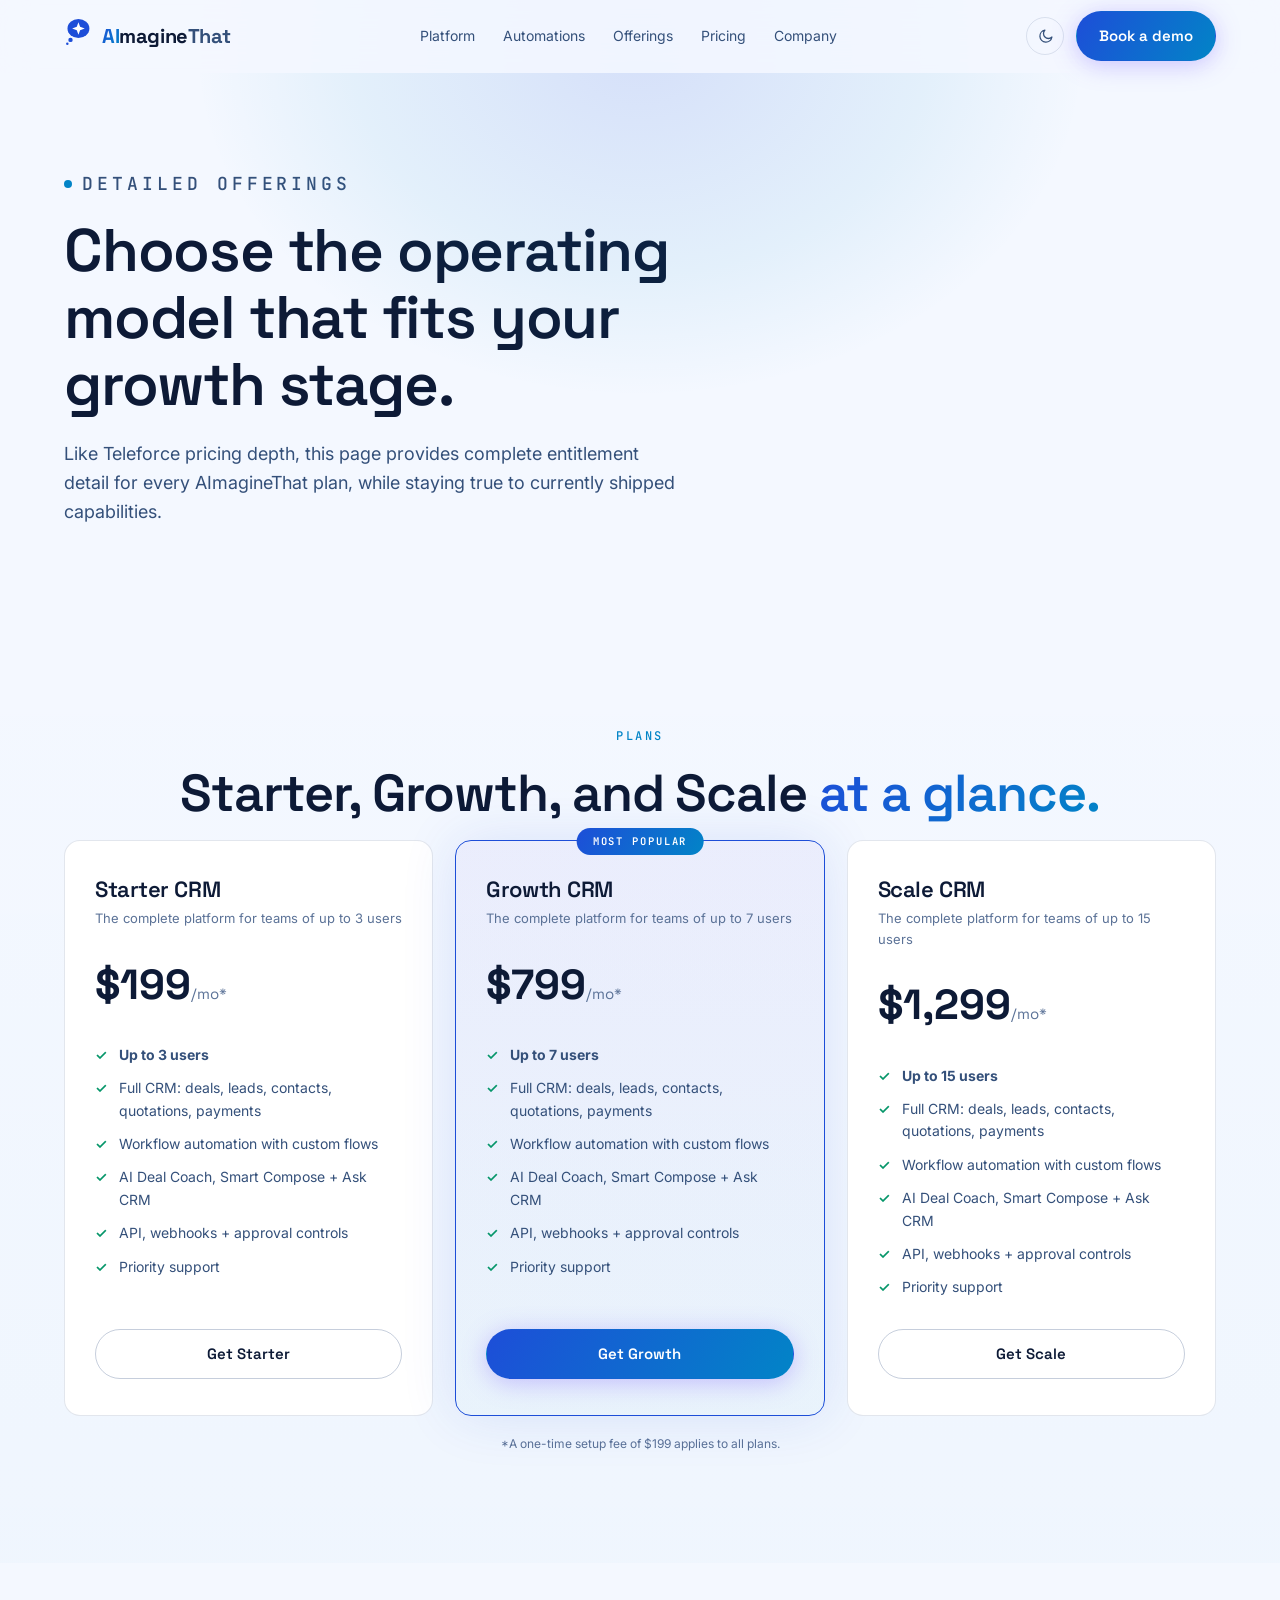
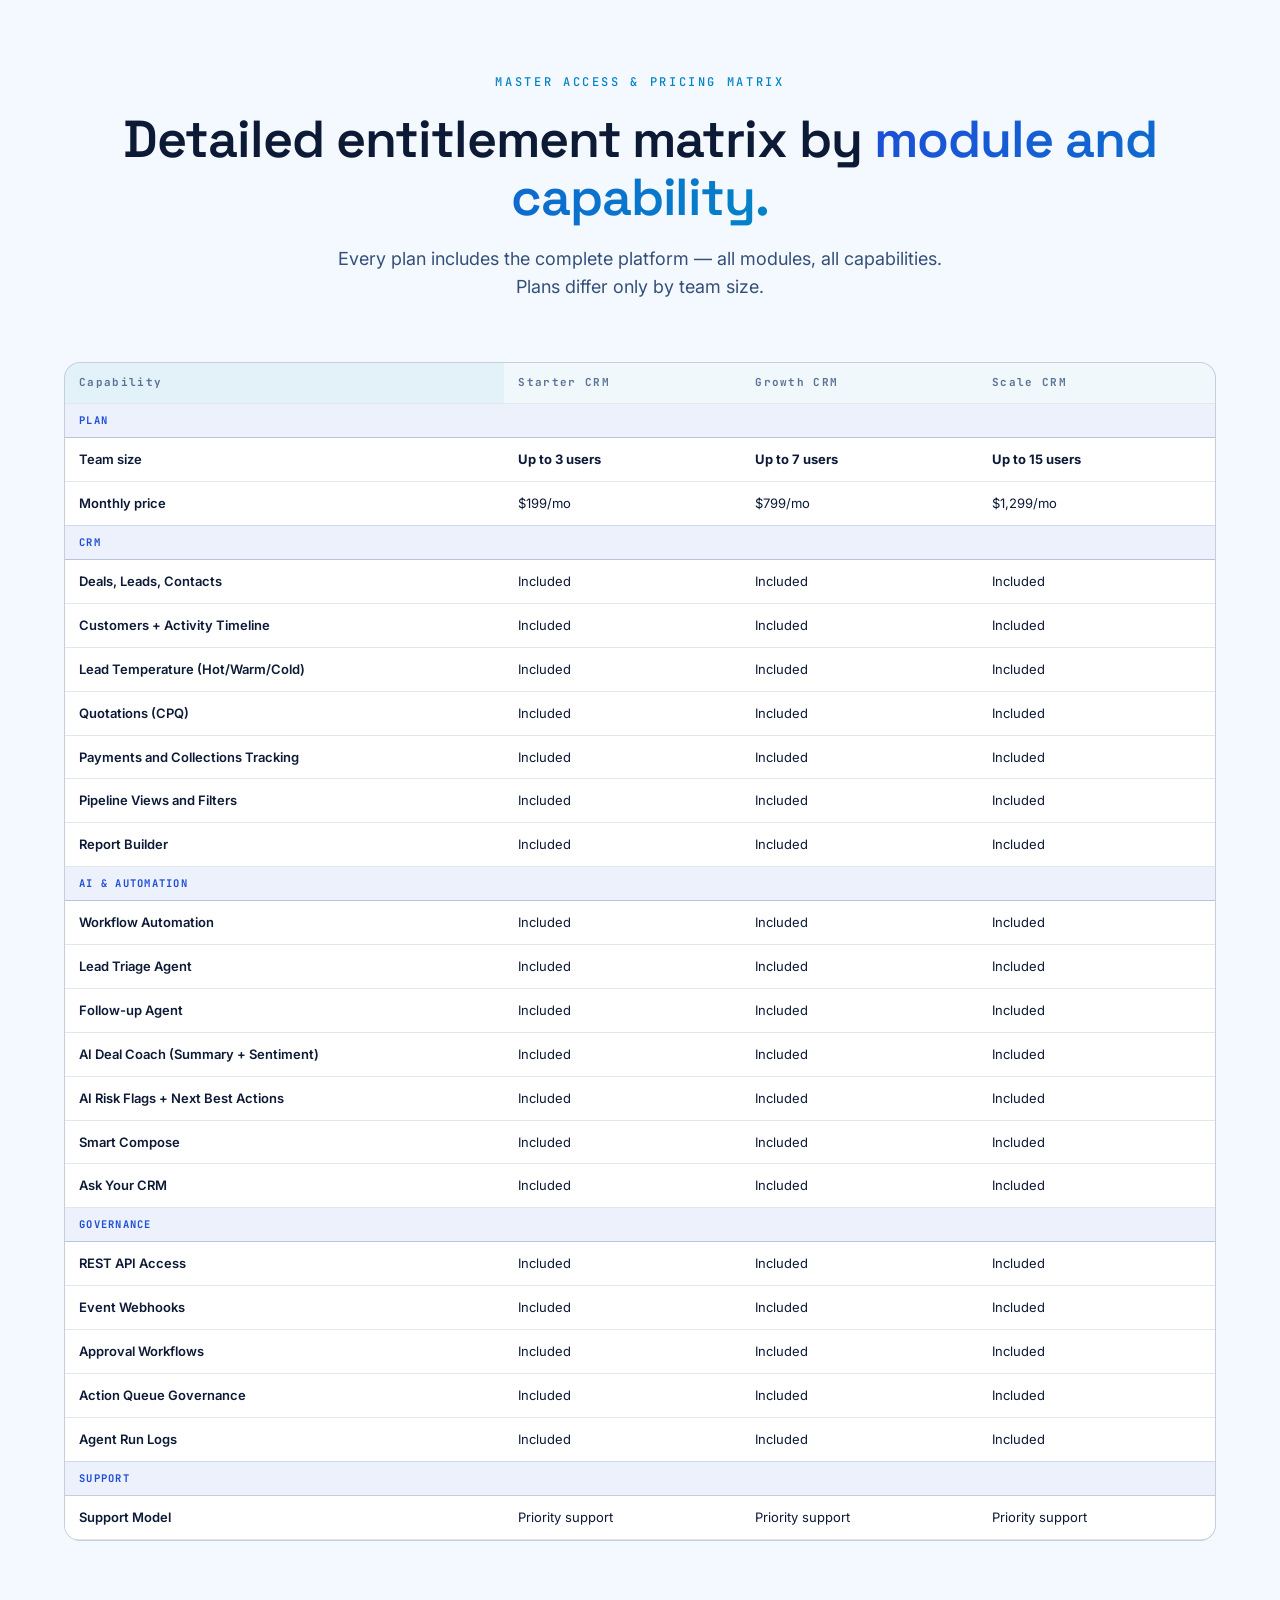
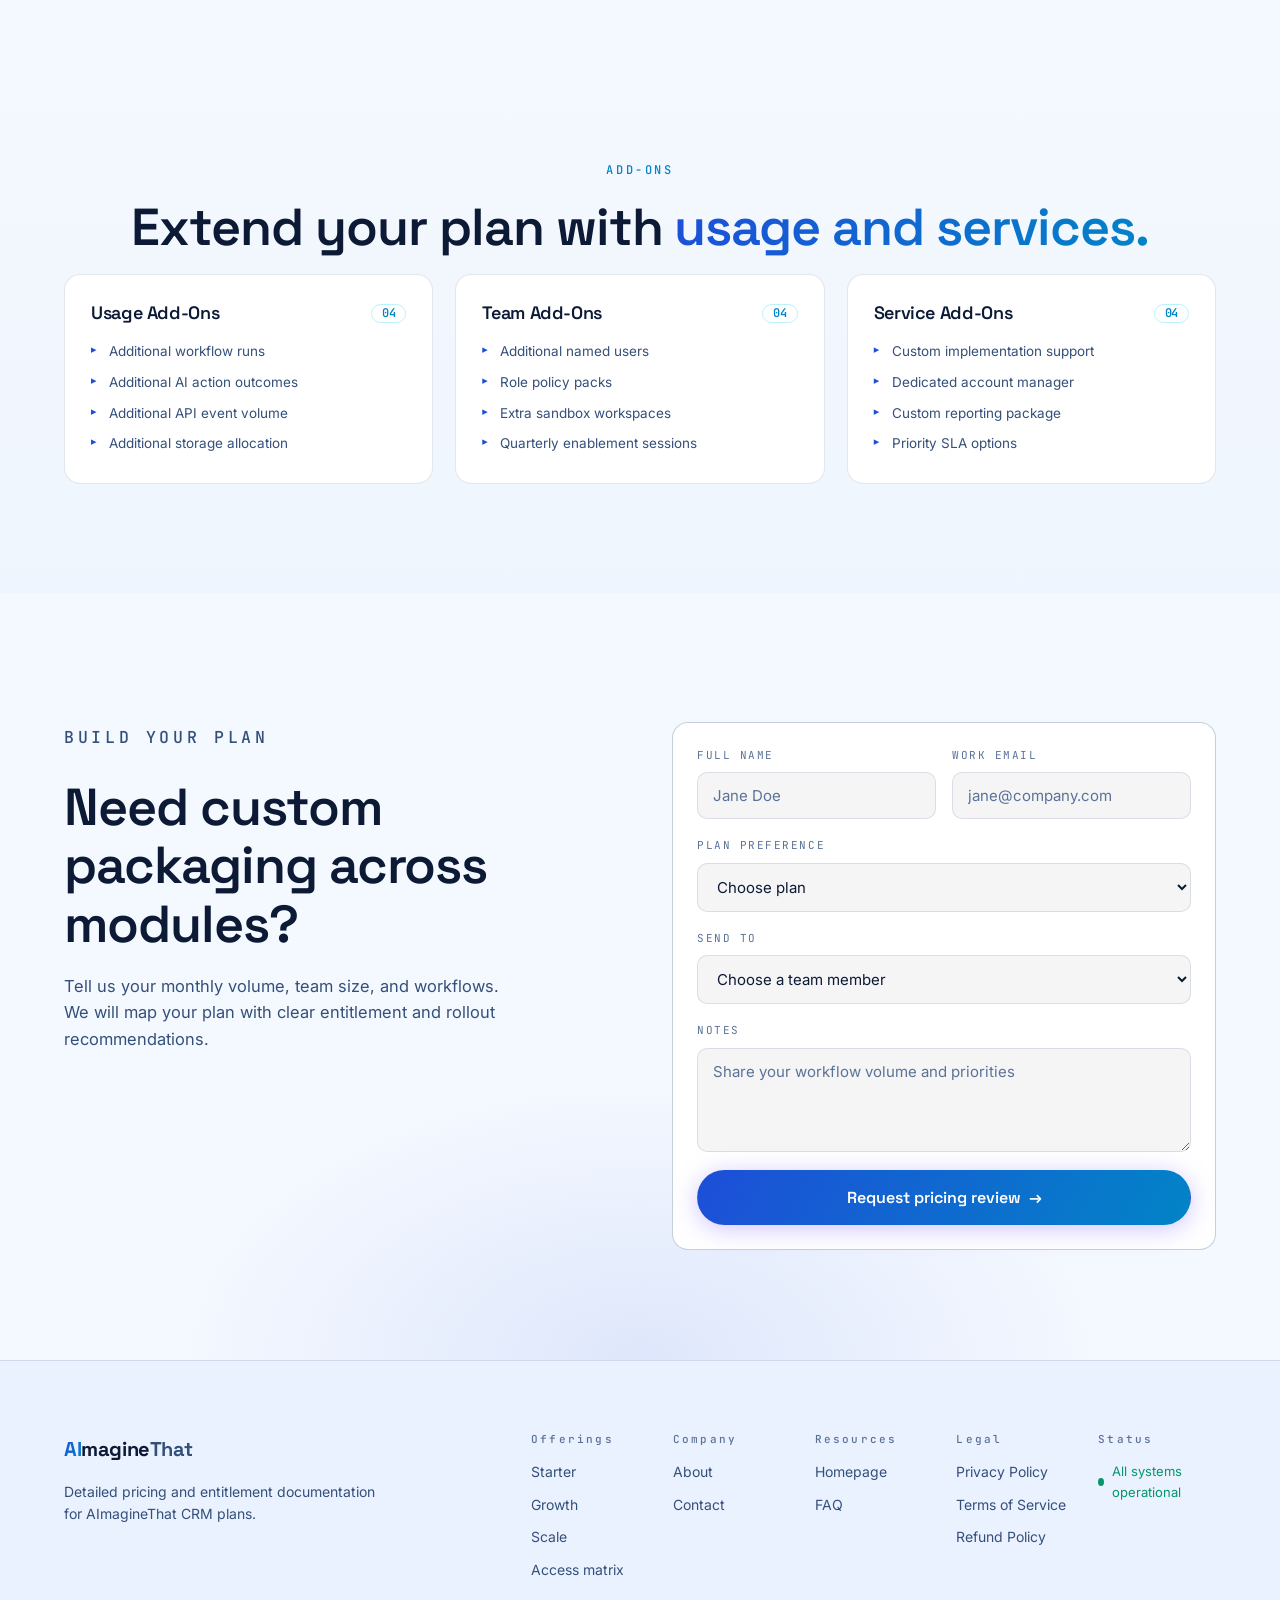
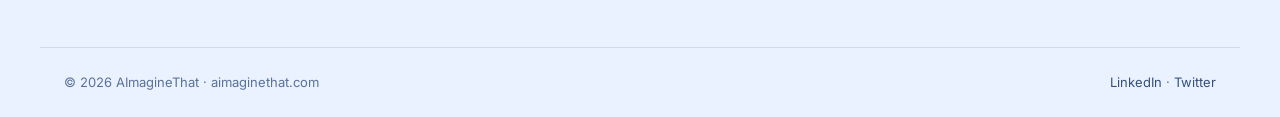
<file: offerings.html>
<!DOCTYPE html>
<html lang="en">
<head>
  <meta charset="UTF-8" />
  <meta name="viewport" content="width=device-width, initial-scale=1.0" />
  <title>AImagineThat Offerings — Starter, Growth, Scale</title>
  <meta name="description" content="Detailed AImagineThat offerings by plan: Starter CRM, Growth CRM, and Scale CRM with full entitlement matrix and add-ons." />
  <link rel="canonical" href="https://aimaginethat.com/offerings.html" />
  <meta name="robots" content="index, follow" />
  <meta name="theme-color" content="#f4f8ff" />

  <link rel="preconnect" href="https://fonts.googleapis.com" />
  <link rel="preconnect" href="https://fonts.gstatic.com" crossorigin />
  <link href="https://fonts.googleapis.com/css2?family=Space+Grotesk:wght@400;500;600;700&family=Inter:wght@400;500;600&family=JetBrains+Mono:wght@400;500;600&display=swap" rel="stylesheet" />

  <link rel="icon" type="image/svg+xml" href="assets/favicon.svg" />
  <script>
    (function () {
      var t = localStorage.getItem("aimt-theme");
      if (!t) t = "light";
      document.documentElement.setAttribute("data-theme", t);
    })();
  </script>
  <link rel="stylesheet" href="assets/css/styles.css?v=20260924" />
</head>
<body>
  <header class="nav" id="top">
    <div class="nav__inner container">
      <a class="nav__brand" href="index.html#top" aria-label="AImagineThat home">
        <span class="nav__logo" aria-hidden="true">
          <svg viewBox="0 0 32 32" width="28" height="28" fill="none">
            <ellipse cx="16.5" cy="12" rx="12.5" ry="10.8" fill="url(#lg)"/>
            <circle cx="7.4" cy="25" r="2.5" fill="url(#lg)"/>
            <circle cx="3.8" cy="29.4" r="1.4" fill="url(#lg)"/>
            <path d="M16.5 4.8l1.9 5.3 5.3 1.9-5.3 1.9-1.9 5.3-1.9-5.3-5.3-1.9 5.3-1.9 1.9-5.3z" fill="#fff"/>
            <defs><linearGradient id="lg" x1="4" y1="1" x2="29" y2="23"><stop stop-color="#1d4ed8"/><stop offset="1" stop-color="#0284c7"/></linearGradient></defs>
          </svg>
        </span>
        <span class="nav__wordmark"><em>AI</em>magine<span>That</span></span>
      </a>

      <nav class="nav__links" aria-label="Primary">
        <a href="index.html#platform">Platform</a>
        <a href="index.html#automations">Automations</a>
        <a href="#plans">Offerings</a>
        <a href="index.html#pricing">Pricing</a>
        <a href="about.html">Company</a>
      </nav>

      <div class="nav__actions">
        <button class="theme-toggle" type="button" aria-label="Switch color theme">
          <svg class="theme-toggle__sun" viewBox="0 0 24 24" fill="none" stroke="currentColor" stroke-width="1.8" stroke-linecap="round"><circle cx="12" cy="12" r="4.2"/><path d="M12 2v2.4M12 19.6V22M2 12h2.4M19.6 12H22M4.9 4.9l1.7 1.7M17.4 17.4l1.7 1.7M19.1 4.9l-1.7 1.7M6.6 17.4l-1.7 1.7"/></svg>
          <svg class="theme-toggle__moon" viewBox="0 0 24 24" fill="none" stroke="currentColor" stroke-width="1.8" stroke-linecap="round" stroke-linejoin="round"><path d="M21 12.8A8.5 8.5 0 1 1 11.2 3a6.6 6.6 0 0 0 9.8 9.8z"/></svg>
        </button>
        <a class="btn btn--primary" href="index.html#contact">Book a demo</a>
      </div>

      <button class="nav__toggle" aria-label="Toggle menu" aria-expanded="false">
        <span></span><span></span><span></span>
      </button>
    </div>
  </header>

  <main>
    <section class="page-hero" aria-labelledby="offerings-title">
      <div class="hero__glow" aria-hidden="true"></div>
      <div class="container">
        <p class="eyebrow"><span class="pulse-dot" aria-hidden="true"></span> DETAILED OFFERINGS</p>
        <h1 id="offerings-title">Choose the operating model that fits your growth stage.</h1>
        <p>Like Teleforce pricing depth, this page provides complete entitlement detail for every AImagineThat plan, while staying true to currently shipped capabilities.</p>
      </div>
    </section>

    <section class="section pricing" id="plans" aria-labelledby="plans-title">
      <div class="container">
        <p class="eyebrow eyebrow--center">PLANS</p>
        <h2 class="section__title" id="plans-title">Starter, Growth, and Scale <span class="grad-text">at a glance.</span></h2>

        <div class="pricing__grid">
          <article class="price reveal" id="starter">
            <h3>Starter CRM</h3>
            <p class="price__for">The complete platform for teams of up to 3 users</p>
            <p class="price__amount">$199<span>/mo*</span></p>
            <ul>
              <li><strong>Up to 3 users</strong></li>
              <li>Full CRM: deals, leads, contacts, quotations, payments</li>
              <li>Workflow automation with custom flows</li>
              <li>AI Deal Coach, Smart Compose + Ask CRM</li>
              <li>API, webhooks + approval controls</li>
              <li>Priority support</li>
            </ul>
            <a class="btn btn--outline btn--block" rel="nofollow" href="https://app.aimaginethat.com/checkout/plan?plan=starter">Get Starter</a>
          </article>

          <article class="price price--featured reveal" id="growth">
            <span class="price__badge">MOST POPULAR</span>
            <h3>Growth CRM</h3>
            <p class="price__for">The complete platform for teams of up to 7 users</p>
            <p class="price__amount">$799<span>/mo*</span></p>
            <ul>
              <li><strong>Up to 7 users</strong></li>
              <li>Full CRM: deals, leads, contacts, quotations, payments</li>
              <li>Workflow automation with custom flows</li>
              <li>AI Deal Coach, Smart Compose + Ask CRM</li>
              <li>API, webhooks + approval controls</li>
              <li>Priority support</li>
            </ul>
            <a class="btn btn--primary btn--block" rel="nofollow" href="https://app.aimaginethat.com/checkout/plan?plan=growth">Get Growth</a>
          </article>

          <article class="price reveal" id="scale">
            <h3>Scale CRM</h3>
            <p class="price__for">The complete platform for teams of up to 15 users</p>
            <p class="price__amount">$1,299<span>/mo*</span></p>
            <ul>
              <li><strong>Up to 15 users</strong></li>
              <li>Full CRM: deals, leads, contacts, quotations, payments</li>
              <li>Workflow automation with custom flows</li>
              <li>AI Deal Coach, Smart Compose + Ask CRM</li>
              <li>API, webhooks + approval controls</li>
              <li>Priority support</li>
            </ul>
            <a class="btn btn--outline btn--block" rel="nofollow" href="https://app.aimaginethat.com/checkout/plan?plan=scale">Get Scale</a>
          </article>
        </div>
        <p class="pricing__note">*A one-time setup fee of $199 applies to all plans.</p>
      </div>
    </section>

    <section class="section matrix" id="matrix" aria-labelledby="matrix-title">
      <div class="container">
        <p class="eyebrow eyebrow--center">MASTER ACCESS &amp; PRICING MATRIX</p>
        <h2 class="section__title" id="matrix-title">Detailed entitlement matrix by <span class="grad-text">module and capability.</span></h2>
        <p class="section__sub">Every plan includes the complete platform — all modules, all capabilities. Plans differ only by team size.</p>

        <div class="matrix__wrap reveal" role="region" aria-label="Detailed entitlement matrix">
          <table class="matrix__table">
            <thead>
              <tr>
                <th>Capability</th>
                <th>Starter CRM</th>
                <th>Growth CRM</th>
                <th>Scale CRM</th>
              </tr>
            </thead>
            <tbody>
              <tr class="matrix__group"><th colspan="4">Plan</th></tr>
              <tr><td>Team size</td><td><strong>Up to 3 users</strong></td><td><strong>Up to 7 users</strong></td><td><strong>Up to 15 users</strong></td></tr>
              <tr><td>Monthly price</td><td>$199/mo</td><td>$799/mo</td><td>$1,299/mo</td></tr>

              <tr class="matrix__group"><th colspan="4">CRM</th></tr>
              <tr><td>Deals, Leads, Contacts</td><td>Included</td><td>Included</td><td>Included</td></tr>
              <tr><td>Customers + Activity Timeline</td><td>Included</td><td>Included</td><td>Included</td></tr>
              <tr><td>Lead Temperature (Hot/Warm/Cold)</td><td>Included</td><td>Included</td><td>Included</td></tr>
              <tr><td>Quotations (CPQ)</td><td>Included</td><td>Included</td><td>Included</td></tr>
              <tr><td>Payments and Collections Tracking</td><td>Included</td><td>Included</td><td>Included</td></tr>
              <tr><td>Pipeline Views and Filters</td><td>Included</td><td>Included</td><td>Included</td></tr>
              <tr><td>Report Builder</td><td>Included</td><td>Included</td><td>Included</td></tr>

              <tr class="matrix__group"><th colspan="4">AI &amp; Automation</th></tr>
              <tr><td>Workflow Automation</td><td>Included</td><td>Included</td><td>Included</td></tr>
              <tr><td>Lead Triage Agent</td><td>Included</td><td>Included</td><td>Included</td></tr>
              <tr><td>Follow-up Agent</td><td>Included</td><td>Included</td><td>Included</td></tr>
              <tr><td>AI Deal Coach (Summary + Sentiment)</td><td>Included</td><td>Included</td><td>Included</td></tr>
              <tr><td>AI Risk Flags + Next Best Actions</td><td>Included</td><td>Included</td><td>Included</td></tr>
              <tr><td>Smart Compose</td><td>Included</td><td>Included</td><td>Included</td></tr>
              <tr><td>Ask Your CRM</td><td>Included</td><td>Included</td><td>Included</td></tr>

              <tr class="matrix__group"><th colspan="4">Governance</th></tr>
              <tr><td>REST API Access</td><td>Included</td><td>Included</td><td>Included</td></tr>
              <tr><td>Event Webhooks</td><td>Included</td><td>Included</td><td>Included</td></tr>
              <tr><td>Approval Workflows</td><td>Included</td><td>Included</td><td>Included</td></tr>
              <tr><td>Action Queue Governance</td><td>Included</td><td>Included</td><td>Included</td></tr>
              <tr><td>Agent Run Logs</td><td>Included</td><td>Included</td><td>Included</td></tr>

              <tr class="matrix__group"><th colspan="4">Support</th></tr>
              <tr><td>Support Model</td><td>Priority support</td><td>Priority support</td><td>Priority support</td></tr>
            </tbody>
          </table>
        </div>
      </div>
    </section>

    <section class="section services" id="addons" aria-labelledby="addons-title">
      <div class="container">
        <p class="eyebrow eyebrow--center">ADD-ONS</p>
        <h2 class="section__title" id="addons-title">Extend your plan with <span class="grad-text">usage and services.</span></h2>

        <div class="services__grid">
          <article class="svc reveal">
            <h3>Usage Add-Ons <span class="svc__count">04</span></h3>
            <ul>
              <li>Additional workflow runs</li>
              <li>Additional AI action outcomes</li>
              <li>Additional API event volume</li>
              <li>Additional storage allocation</li>
            </ul>
          </article>
          <article class="svc reveal">
            <h3>Team Add-Ons <span class="svc__count">04</span></h3>
            <ul>
              <li>Additional named users</li>
              <li>Role policy packs</li>
              <li>Extra sandbox workspaces</li>
              <li>Quarterly enablement sessions</li>
            </ul>
          </article>
          <article class="svc reveal">
            <h3>Service Add-Ons <span class="svc__count">04</span></h3>
            <ul>
              <li>Custom implementation support</li>
              <li>Dedicated account manager</li>
              <li>Custom reporting package</li>
              <li>Priority SLA options</li>
            </ul>
          </article>
        </div>
      </div>
    </section>

    <section class="section contact" id="contact" aria-labelledby="contact-title">
      <div class="contact__glow" aria-hidden="true"></div>
      <div class="container contact__inner">
        <div class="contact__copy">
          <p class="eyebrow">BUILD YOUR PLAN</p>
          <h2 class="section__title section__title--left" id="contact-title">Need custom packaging across modules?</h2>
          <p>Tell us your monthly volume, team size, and workflows. We will map your plan with clear entitlement and rollout recommendations.</p>
        </div>
        <form class="contact__form contact__form--inquiry" data-page="offerings" novalidate>
          <input type="text" name="website" tabindex="-1" autocomplete="off" aria-hidden="true" style="position:absolute;left:-9999px;width:1px;height:1px;opacity:0" />
          <div class="form__row">
            <label>Full name<input type="text" name="name" required placeholder="Jane Doe" /></label>
            <label>Work email<input type="email" name="email" required placeholder="jane@company.com" /></label>
          </div>
          <label>Plan preference
            <select name="plan">
              <option value="">Choose plan</option>
              <option>Starter CRM</option>
              <option>Growth CRM</option>
              <option>Scale CRM</option>
            </select>
          </label>
          <label>Send to
            <select name="host" required>
              <option value="">Choose a team member</option>
              <option value="neal">Neal · Solutions Lead</option>
              <option value="pummy">Pummy · Customer Solutions &amp; AI</option>
              <option value="bob">Bob · Enterprise Growth</option>
            </select>
          </label>
          <label>Notes<textarea name="message" rows="4" placeholder="Share your workflow volume and priorities"></textarea></label>
          <button class="btn btn--primary btn--lg btn--block" type="submit">Request pricing review <span aria-hidden="true">→</span></button>
        </form>
      </div>
    </section>
  </main>

  <footer class="footer">
    <div class="container footer__inner">
      <div class="footer__brand">
        <a class="nav__brand" href="index.html#top" aria-label="AImagineThat home">
          <span class="nav__wordmark"><em>AI</em>magine<span>That</span></span>
        </a>
        <p>Detailed pricing and entitlement documentation for AImagineThat CRM plans.</p>
      </div>
      <nav class="footer__cols" aria-label="Footer">
        <div>
          <h4>Offerings</h4>
          <a href="#starter">Starter</a>
          <a href="#growth">Growth</a>
          <a href="#scale">Scale</a>
          <a href="#matrix">Access matrix</a>
        </div>
        <div>
          <h4>Company</h4>
          <a href="about.html">About</a>
          <a href="index.html#contact">Contact</a>
        </div>
        <div>
          <h4>Resources</h4>
          <a href="index.html">Homepage</a>
          <a href="index.html#faq">FAQ</a>
        </div>
        <div>
          <h4>Legal</h4>
          <a href="privacy.html">Privacy Policy</a>
          <a href="terms.html">Terms of Service</a>
          <a href="terms.html#refunds">Refund Policy</a>
        </div>
        <div>
          <h4>Status</h4>
          <p class="footer__status"><span class="pulse-dot pulse-dot--green"></span> All systems operational</p>
        </div>
      </nav>
    </div>
    <div class="container footer__bottom">
      <p>© 2026 AImagineThat · aimaginethat.com</p>
      <p><a href="https://www.linkedin.com/">LinkedIn</a> · <a href="https://twitter.com/">Twitter</a></p>
    </div>
  </footer>

  <script src="assets/js/main.js" defer></script>
</body>
</html>
</file>
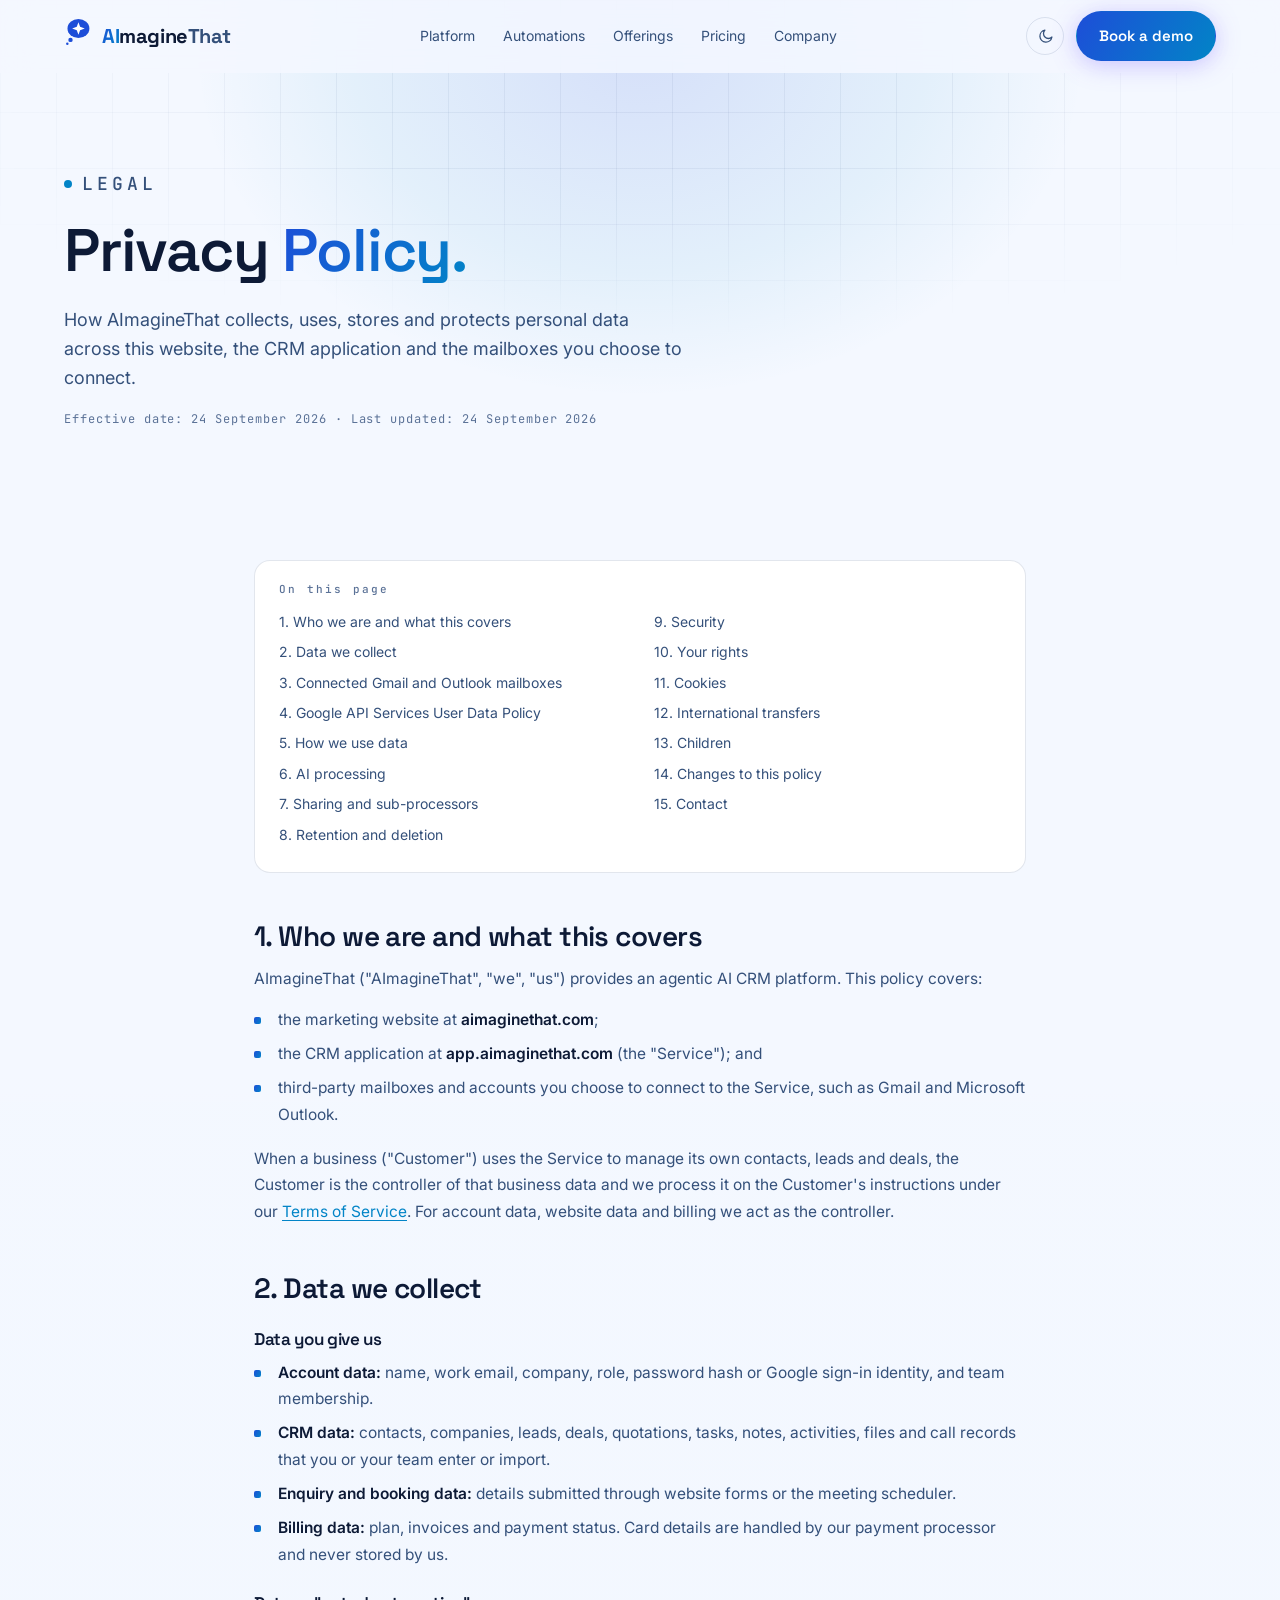
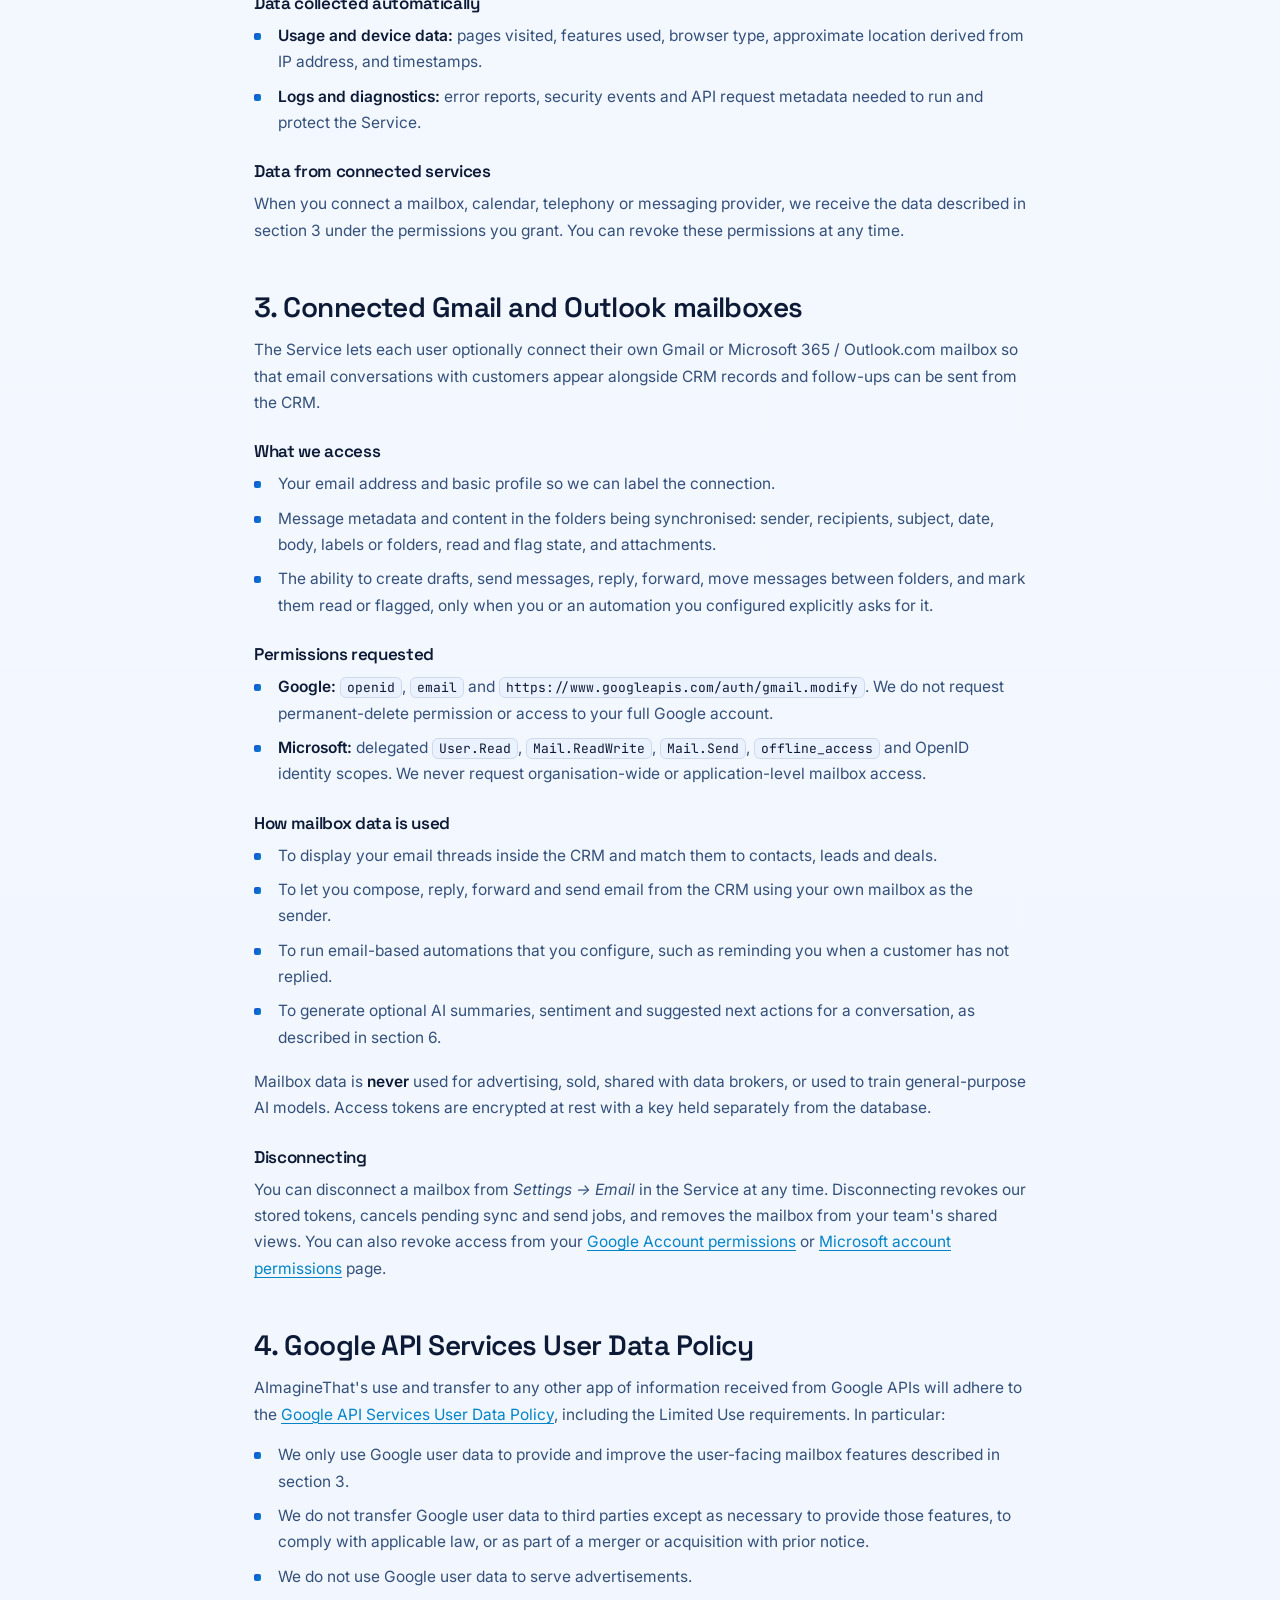
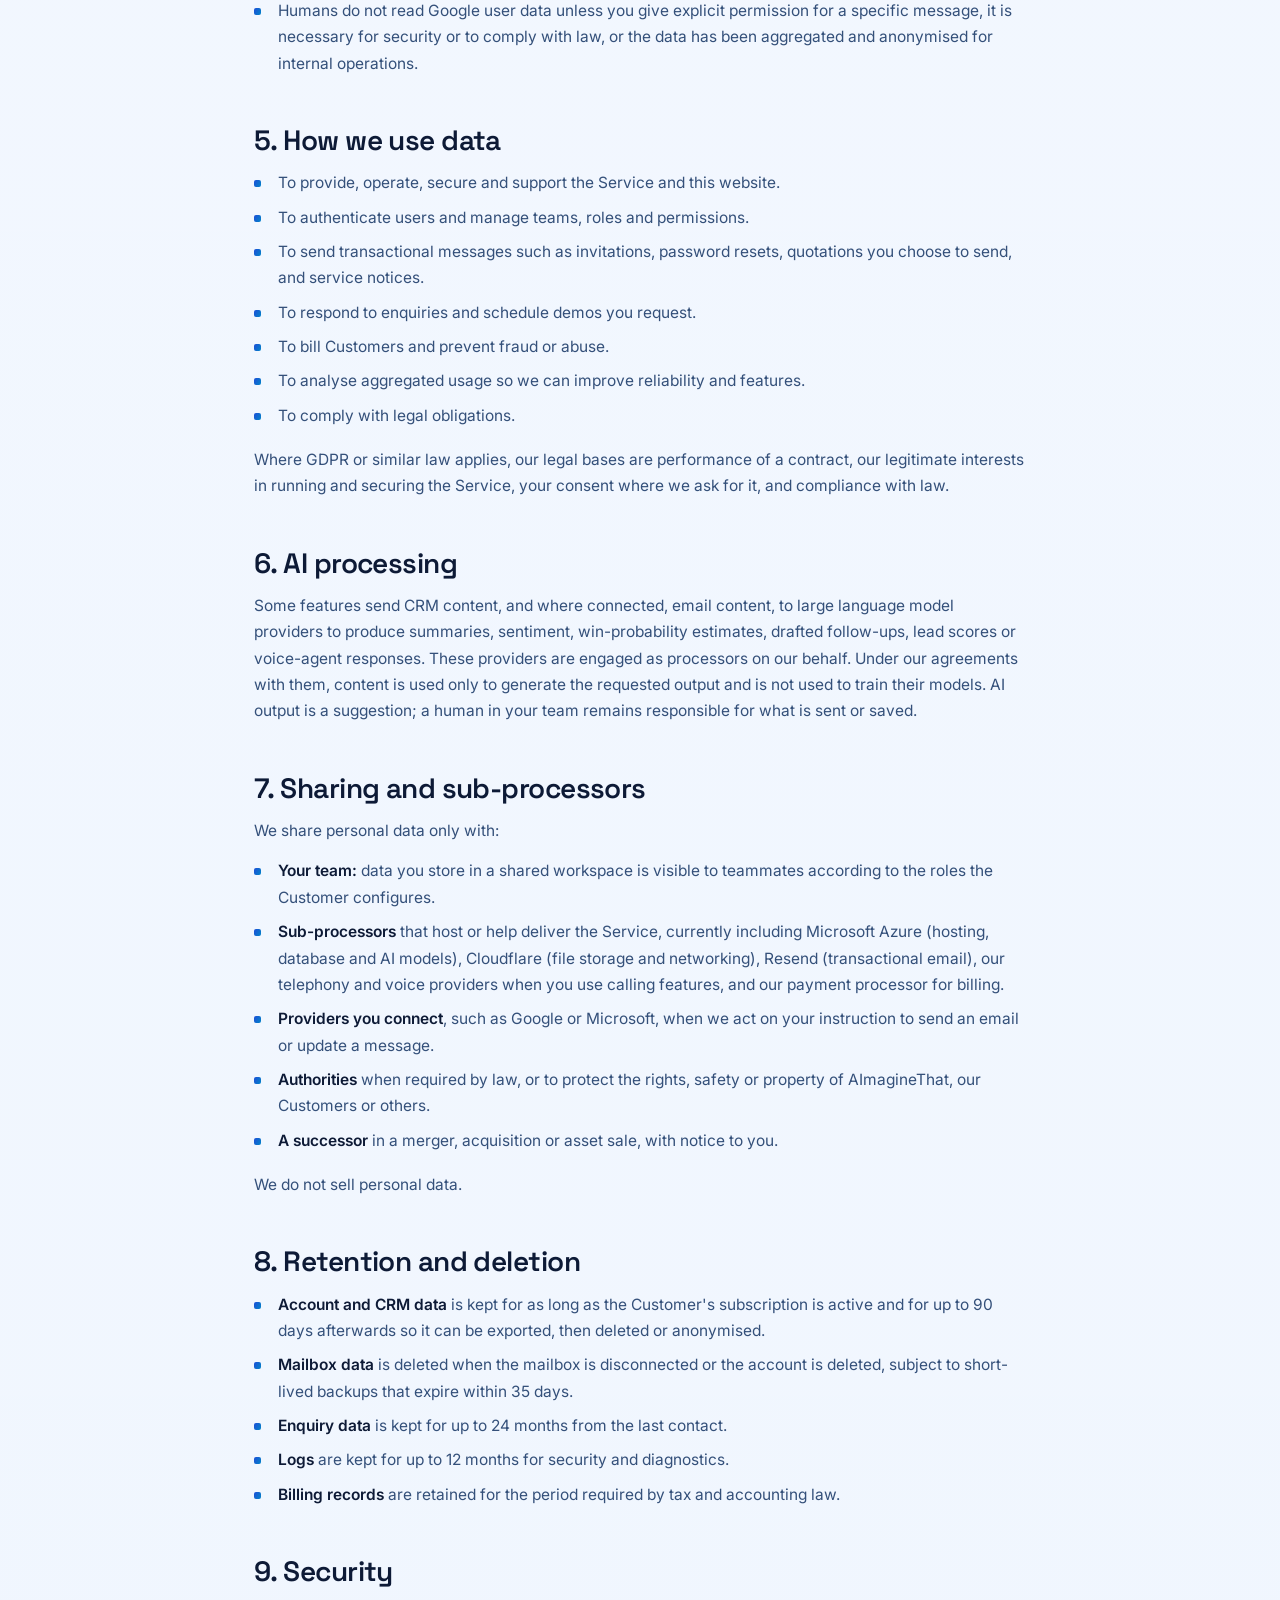
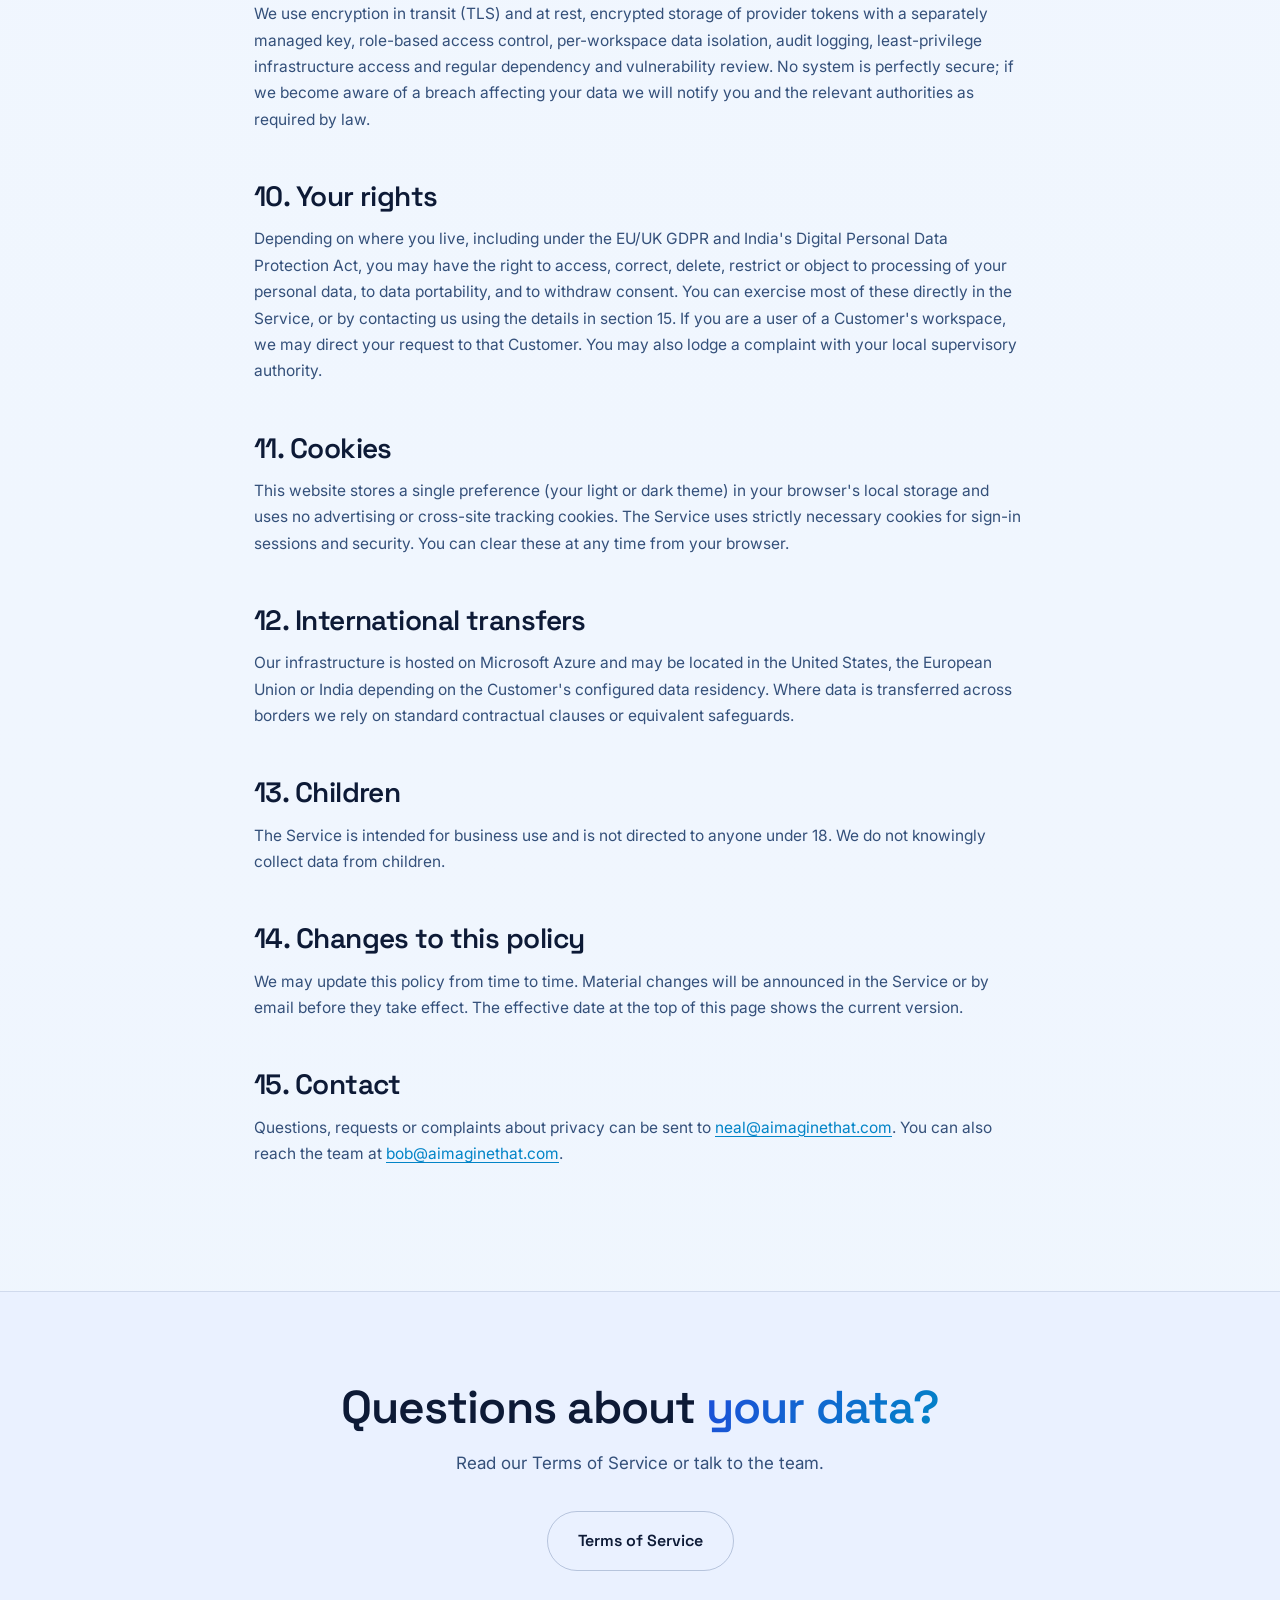
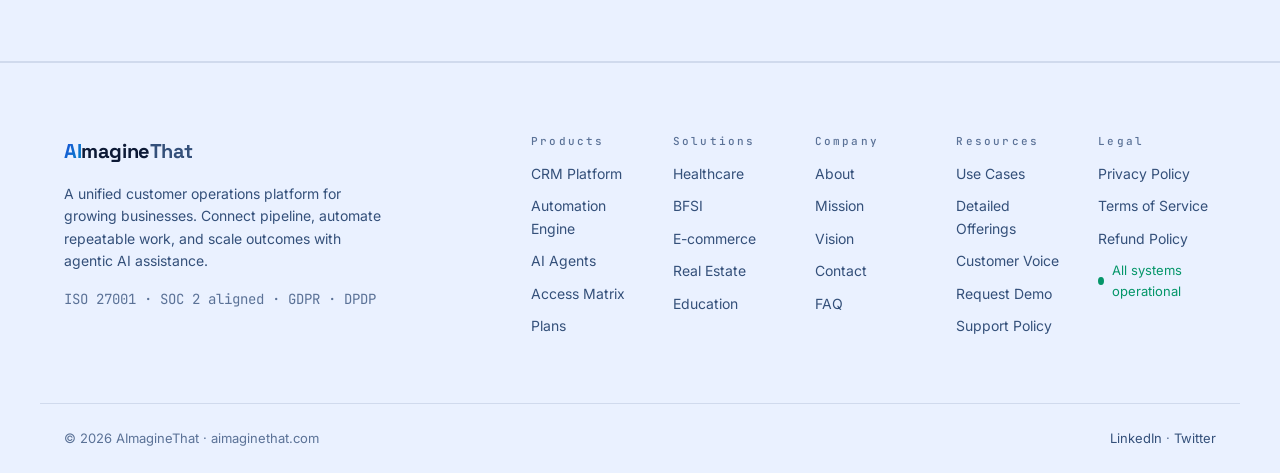
<file: privacy.html>
<!DOCTYPE html>
<html lang="en">
<head>
  <meta charset="UTF-8" />
  <meta name="viewport" content="width=device-width, initial-scale=1.0" />

  <title>Privacy Policy — AImagineThat</title>
  <meta name="description" content="How AImagineThat collects, uses, stores and protects personal data across the website, the CRM application at app.aimaginethat.com, and connected Gmail and Outlook mailboxes." />
  <link rel="canonical" href="https://aimaginethat.com/privacy.html" />
  <meta name="robots" content="index, follow" />
  <meta name="theme-color" content="#f4f8ff" />

  <meta property="og:type" content="website" />
  <meta property="og:url" content="https://aimaginethat.com/privacy.html" />
  <meta property="og:title" content="Privacy Policy — AImagineThat" />
  <meta property="og:description" content="How AImagineThat handles your data, including Gmail and Outlook mailbox data connected to the CRM." />
  <meta property="og:image" content="https://aimaginethat.com/assets/og-cover.png" />

  <link rel="preconnect" href="https://fonts.googleapis.com" />
  <link rel="preconnect" href="https://fonts.gstatic.com" crossorigin />
  <link href="https://fonts.googleapis.com/css2?family=Space+Grotesk:wght@400;500;600;700&family=Inter:wght@400;500;600&family=JetBrains+Mono:wght@400;500;600&display=swap" rel="stylesheet" />

  <link rel="icon" type="image/svg+xml" href="assets/favicon.svg" />
  <script>
    (function () {
      var t = localStorage.getItem("aimt-theme");
      if (!t) t = "light";
      document.documentElement.setAttribute("data-theme", t);
    })();
  </script>
  <link rel="stylesheet" href="assets/css/styles.css?v=20260924" />

  <script type="application/ld+json">
  {
    "@context": "https://schema.org",
    "@type": "WebPage",
    "name": "Privacy Policy — AImagineThat",
    "url": "https://aimaginethat.com/privacy.html",
    "dateModified": "2026-09-24",
    "publisher": { "@type": "Organization", "name": "AImagineThat", "url": "https://aimaginethat.com/" }
  }
  </script>
</head>
<body>

  <header class="nav" id="top">
    <div class="nav__inner container">
      <a class="nav__brand" href="index.html" aria-label="AImagineThat home">
        <span class="nav__logo" aria-hidden="true">
          <svg viewBox="0 0 32 32" width="28" height="28" fill="none">
            <ellipse cx="16.5" cy="12" rx="12.5" ry="10.8" fill="url(#lg)"/>
            <circle cx="7.4" cy="25" r="2.5" fill="url(#lg)"/>
            <circle cx="3.8" cy="29.4" r="1.4" fill="url(#lg)"/>
            <path d="M16.5 4.8l1.9 5.3 5.3 1.9-5.3 1.9-1.9 5.3-1.9-5.3-5.3-1.9 5.3-1.9 1.9-5.3z" fill="#fff"/>
            <defs><linearGradient id="lg" x1="4" y1="1" x2="29" y2="23"><stop stop-color="#1d4ed8"/><stop offset="1" stop-color="#0284c7"/></linearGradient></defs>
          </svg>
        </span>
        <span class="nav__wordmark"><em>AI</em>magine<span>That</span></span>
      </a>

      <nav class="nav__links" aria-label="Primary">
        <a href="index.html#platform">Platform</a>
        <a href="index.html#automations">Automations</a>
        <a href="offerings.html">Offerings</a>
        <a href="index.html#pricing">Pricing</a>
        <a href="about.html">Company</a>
      </nav>

      <div class="nav__actions">
        <button class="theme-toggle" type="button" aria-label="Switch color theme">
          <svg class="theme-toggle__sun" viewBox="0 0 24 24" fill="none" stroke="currentColor" stroke-width="1.8" stroke-linecap="round"><circle cx="12" cy="12" r="4.2"/><path d="M12 2v2.4M12 19.6V22M2 12h2.4M19.6 12H22M4.9 4.9l1.7 1.7M17.4 17.4l1.7 1.7M19.1 4.9l-1.7 1.7M6.6 17.4l-1.7 1.7"/></svg>
          <svg class="theme-toggle__moon" viewBox="0 0 24 24" fill="none" stroke="currentColor" stroke-width="1.8" stroke-linecap="round" stroke-linejoin="round"><path d="M21 12.8A8.5 8.5 0 1 1 11.2 3a6.6 6.6 0 0 0 9.8 9.8z"/></svg>
        </button>
        <a class="btn btn--primary" href="index.html#contact">Book a demo</a>
      </div>

      <button class="nav__toggle" aria-label="Toggle menu" aria-expanded="false">
        <span></span><span></span><span></span>
      </button>
    </div>
  </header>

  <main>

    <section class="page-hero" aria-labelledby="privacy-title">
      <div class="hero__glow" aria-hidden="true"></div>
      <div class="hero__grid-bg" aria-hidden="true"></div>
      <div class="container" style="position: relative;">
        <p class="eyebrow"><span class="pulse-dot" aria-hidden="true"></span> LEGAL</p>
        <h1 id="privacy-title">Privacy <span class="grad-text">Policy.</span></h1>
        <p>How AImagineThat collects, uses, stores and protects personal data across this website, the CRM application and the mailboxes you choose to connect.</p>
        <p class="legal__meta">Effective date: 24 September 2026 · Last updated: 24 September 2026</p>
      </div>
    </section>

    <section class="section legal" aria-label="Privacy policy content">
      <div class="container container--narrow">

        <nav class="legal__toc" aria-label="On this page">
          <h4>On this page</h4>
          <a href="#scope">1. Who we are and what this covers</a>
          <a href="#data">2. Data we collect</a>
          <a href="#mailbox">3. Connected Gmail and Outlook mailboxes</a>
          <a href="#google">4. Google API Services User Data Policy</a>
          <a href="#use">5. How we use data</a>
          <a href="#ai">6. AI processing</a>
          <a href="#sharing">7. Sharing and sub-processors</a>
          <a href="#retention">8. Retention and deletion</a>
          <a href="#security">9. Security</a>
          <a href="#rights">10. Your rights</a>
          <a href="#cookies">11. Cookies</a>
          <a href="#transfers">12. International transfers</a>
          <a href="#children">13. Children</a>
          <a href="#changes">14. Changes to this policy</a>
          <a href="#contact">15. Contact</a>
        </nav>

        <article class="legal__body">

          <h2 id="scope">1. Who we are and what this covers</h2>
          <p>AImagineThat ("AImagineThat", "we", "us") provides an agentic AI CRM platform. This policy covers:</p>
          <ul>
            <li>the marketing website at <strong>aimaginethat.com</strong>;</li>
            <li>the CRM application at <strong>app.aimaginethat.com</strong> (the "Service"); and</li>
            <li>third-party mailboxes and accounts you choose to connect to the Service, such as Gmail and Microsoft Outlook.</li>
          </ul>
          <p>When a business ("Customer") uses the Service to manage its own contacts, leads and deals, the Customer is the controller of that business data and we process it on the Customer's instructions under our <a href="terms.html">Terms of Service</a>. For account data, website data and billing we act as the controller.</p>

          <h2 id="data">2. Data we collect</h2>
          <h3>Data you give us</h3>
          <ul>
            <li><strong>Account data:</strong> name, work email, company, role, password hash or Google sign-in identity, and team membership.</li>
            <li><strong>CRM data:</strong> contacts, companies, leads, deals, quotations, tasks, notes, activities, files and call records that you or your team enter or import.</li>
            <li><strong>Enquiry and booking data:</strong> details submitted through website forms or the meeting scheduler.</li>
            <li><strong>Billing data:</strong> plan, invoices and payment status. Card details are handled by our payment processor and never stored by us.</li>
          </ul>
          <h3>Data collected automatically</h3>
          <ul>
            <li><strong>Usage and device data:</strong> pages visited, features used, browser type, approximate location derived from IP address, and timestamps.</li>
            <li><strong>Logs and diagnostics:</strong> error reports, security events and API request metadata needed to run and protect the Service.</li>
          </ul>
          <h3>Data from connected services</h3>
          <p>When you connect a mailbox, calendar, telephony or messaging provider, we receive the data described in section 3 under the permissions you grant. You can revoke these permissions at any time.</p>

          <h2 id="mailbox">3. Connected Gmail and Outlook mailboxes</h2>
          <p>The Service lets each user optionally connect their own Gmail or Microsoft 365 / Outlook.com mailbox so that email conversations with customers appear alongside CRM records and follow-ups can be sent from the CRM.</p>
          <h3>What we access</h3>
          <ul>
            <li>Your email address and basic profile so we can label the connection.</li>
            <li>Message metadata and content in the folders being synchronised: sender, recipients, subject, date, body, labels or folders, read and flag state, and attachments.</li>
            <li>The ability to create drafts, send messages, reply, forward, move messages between folders, and mark them read or flagged, only when you or an automation you configured explicitly asks for it.</li>
          </ul>
          <h3>Permissions requested</h3>
          <ul>
            <li><strong>Google:</strong> <code>openid</code>, <code>email</code> and <code>https://www.googleapis.com/auth/gmail.modify</code>. We do not request permanent-delete permission or access to your full Google account.</li>
            <li><strong>Microsoft:</strong> delegated <code>User.Read</code>, <code>Mail.ReadWrite</code>, <code>Mail.Send</code>, <code>offline_access</code> and OpenID identity scopes. We never request organisation-wide or application-level mailbox access.</li>
          </ul>
          <h3>How mailbox data is used</h3>
          <ul>
            <li>To display your email threads inside the CRM and match them to contacts, leads and deals.</li>
            <li>To let you compose, reply, forward and send email from the CRM using your own mailbox as the sender.</li>
            <li>To run email-based automations that you configure, such as reminding you when a customer has not replied.</li>
            <li>To generate optional AI summaries, sentiment and suggested next actions for a conversation, as described in section 6.</li>
          </ul>
          <p>Mailbox data is <strong>never</strong> used for advertising, sold, shared with data brokers, or used to train general-purpose AI models. Access tokens are encrypted at rest with a key held separately from the database.</p>
          <h3>Disconnecting</h3>
          <p>You can disconnect a mailbox from <em>Settings → Email</em> in the Service at any time. Disconnecting revokes our stored tokens, cancels pending sync and send jobs, and removes the mailbox from your team's shared views. You can also revoke access from your <a href="https://myaccount.google.com/permissions" rel="noopener" target="_blank">Google Account permissions</a> or <a href="https://account.live.com/consent/Manage" rel="noopener" target="_blank">Microsoft account permissions</a> page.</p>

          <h2 id="google">4. Google API Services User Data Policy</h2>
          <p>AImagineThat's use and transfer to any other app of information received from Google APIs will adhere to the <a href="https://developers.google.com/terms/api-services-user-data-policy#additional_requirements_for_specific_api_scopes" rel="noopener" target="_blank">Google API Services User Data Policy</a>, including the Limited Use requirements. In particular:</p>
          <ul>
            <li>We only use Google user data to provide and improve the user-facing mailbox features described in section 3.</li>
            <li>We do not transfer Google user data to third parties except as necessary to provide those features, to comply with applicable law, or as part of a merger or acquisition with prior notice.</li>
            <li>We do not use Google user data to serve advertisements.</li>
            <li>Humans do not read Google user data unless you give explicit permission for a specific message, it is necessary for security or to comply with law, or the data has been aggregated and anonymised for internal operations.</li>
          </ul>

          <h2 id="use">5. How we use data</h2>
          <ul>
            <li>To provide, operate, secure and support the Service and this website.</li>
            <li>To authenticate users and manage teams, roles and permissions.</li>
            <li>To send transactional messages such as invitations, password resets, quotations you choose to send, and service notices.</li>
            <li>To respond to enquiries and schedule demos you request.</li>
            <li>To bill Customers and prevent fraud or abuse.</li>
            <li>To analyse aggregated usage so we can improve reliability and features.</li>
            <li>To comply with legal obligations.</li>
          </ul>
          <p>Where GDPR or similar law applies, our legal bases are performance of a contract, our legitimate interests in running and securing the Service, your consent where we ask for it, and compliance with law.</p>

          <h2 id="ai">6. AI processing</h2>
          <p>Some features send CRM content, and where connected, email content, to large language model providers to produce summaries, sentiment, win-probability estimates, drafted follow-ups, lead scores or voice-agent responses. These providers are engaged as processors on our behalf. Under our agreements with them, content is used only to generate the requested output and is not used to train their models. AI output is a suggestion; a human in your team remains responsible for what is sent or saved.</p>

          <h2 id="sharing">7. Sharing and sub-processors</h2>
          <p>We share personal data only with:</p>
          <ul>
            <li><strong>Your team:</strong> data you store in a shared workspace is visible to teammates according to the roles the Customer configures.</li>
            <li><strong>Sub-processors</strong> that host or help deliver the Service, currently including Microsoft Azure (hosting, database and AI models), Cloudflare (file storage and networking), Resend (transactional email), our telephony and voice providers when you use calling features, and our payment processor for billing.</li>
            <li><strong>Providers you connect</strong>, such as Google or Microsoft, when we act on your instruction to send an email or update a message.</li>
            <li><strong>Authorities</strong> when required by law, or to protect the rights, safety or property of AImagineThat, our Customers or others.</li>
            <li><strong>A successor</strong> in a merger, acquisition or asset sale, with notice to you.</li>
          </ul>
          <p>We do not sell personal data.</p>

          <h2 id="retention">8. Retention and deletion</h2>
          <ul>
            <li><strong>Account and CRM data</strong> is kept for as long as the Customer's subscription is active and for up to 90 days afterwards so it can be exported, then deleted or anonymised.</li>
            <li><strong>Mailbox data</strong> is deleted when the mailbox is disconnected or the account is deleted, subject to short-lived backups that expire within 35 days.</li>
            <li><strong>Enquiry data</strong> is kept for up to 24 months from the last contact.</li>
            <li><strong>Logs</strong> are kept for up to 12 months for security and diagnostics.</li>
            <li><strong>Billing records</strong> are retained for the period required by tax and accounting law.</li>
          </ul>

          <h2 id="security">9. Security</h2>
          <p>We use encryption in transit (TLS) and at rest, encrypted storage of provider tokens with a separately managed key, role-based access control, per-workspace data isolation, audit logging, least-privilege infrastructure access and regular dependency and vulnerability review. No system is perfectly secure; if we become aware of a breach affecting your data we will notify you and the relevant authorities as required by law.</p>

          <h2 id="rights">10. Your rights</h2>
          <p>Depending on where you live, including under the EU/UK GDPR and India's Digital Personal Data Protection Act, you may have the right to access, correct, delete, restrict or object to processing of your personal data, to data portability, and to withdraw consent. You can exercise most of these directly in the Service, or by contacting us using the details in section 15. If you are a user of a Customer's workspace, we may direct your request to that Customer. You may also lodge a complaint with your local supervisory authority.</p>

          <h2 id="cookies">11. Cookies</h2>
          <p>This website stores a single preference (your light or dark theme) in your browser's local storage and uses no advertising or cross-site tracking cookies. The Service uses strictly necessary cookies for sign-in sessions and security. You can clear these at any time from your browser.</p>

          <h2 id="transfers">12. International transfers</h2>
          <p>Our infrastructure is hosted on Microsoft Azure and may be located in the United States, the European Union or India depending on the Customer's configured data residency. Where data is transferred across borders we rely on standard contractual clauses or equivalent safeguards.</p>

          <h2 id="children">13. Children</h2>
          <p>The Service is intended for business use and is not directed to anyone under 18. We do not knowingly collect data from children.</p>

          <h2 id="changes">14. Changes to this policy</h2>
          <p>We may update this policy from time to time. Material changes will be announced in the Service or by email before they take effect. The effective date at the top of this page shows the current version.</p>

          <h2 id="contact">15. Contact</h2>
          <p>Questions, requests or complaints about privacy can be sent to <a href="mailto:neal@aimaginethat.com">neal@aimaginethat.com</a>. You can also reach the team at <a href="mailto:bob@aimaginethat.com">bob@aimaginethat.com</a>.</p>

        </article>
      </div>
    </section>

    <section class="cta-band">
      <div class="container container--narrow">
        <h2>Questions about <span class="grad-text">your data?</span></h2>
        <p>Read our Terms of Service or talk to the team.</p>
        <a class="btn btn--outline btn--lg" href="terms.html">Terms of Service</a>
      </div>
    </section>
  </main>

  <footer class="footer">
    <div class="container footer__inner">
      <div class="footer__brand">
        <a class="nav__brand" href="index.html" aria-label="AImagineThat home">
          <span class="nav__wordmark"><em>AI</em>magine<span>That</span></span>
        </a>
        <p>A unified customer operations platform for growing businesses. Connect pipeline, automate repeatable work, and scale outcomes with agentic AI assistance.</p>
        <p class="footer__compliance">ISO 27001 · SOC 2 aligned · GDPR · DPDP</p>
      </div>
      <nav class="footer__cols" aria-label="Footer">
        <div>
          <h4>Products</h4>
          <a href="index.html#platform">CRM Platform</a>
          <a href="index.html#services">Automation Engine</a>
          <a href="index.html#automations">AI Agents</a>
          <a href="index.html#matrix">Access Matrix</a>
          <a href="index.html#pricing">Plans</a>
        </div>
        <div>
          <h4>Solutions</h4>
          <a href="index.html#industries">Healthcare</a>
          <a href="index.html#industries">BFSI</a>
          <a href="index.html#industries">E-commerce</a>
          <a href="index.html#industries">Real Estate</a>
          <a href="index.html#industries">Education</a>
        </div>
        <div>
          <h4>Company</h4>
          <a href="about.html">About</a>
          <a href="about.html#mission">Mission</a>
          <a href="about.html#vision">Vision</a>
          <a href="index.html#contact">Contact</a>
          <a href="index.html#faq">FAQ</a>
        </div>
        <div>
          <h4>Resources</h4>
          <a href="index.html#usecases">Use Cases</a>
          <a href="offerings.html">Detailed Offerings</a>
          <a href="index.html#proof">Customer Voice</a>
          <a href="index.html#contact">Request Demo</a>
          <a href="#">Support Policy</a>
        </div>
        <div>
          <h4>Legal</h4>
          <a href="privacy.html" aria-current="page">Privacy Policy</a>
          <a href="terms.html">Terms of Service</a>
          <a href="terms.html#refunds">Refund Policy</a>
          <p class="footer__status"><span class="pulse-dot pulse-dot--green"></span> All systems operational</p>
        </div>
      </nav>
    </div>
    <div class="container footer__bottom">
      <p>© 2026 AImagineThat · aimaginethat.com</p>
      <p><a href="https://www.linkedin.com/">LinkedIn</a> · <a href="https://twitter.com/">Twitter</a></p>
    </div>
  </footer>

  <script src="assets/js/main.js" defer></script>
</body>
</html>
</file>
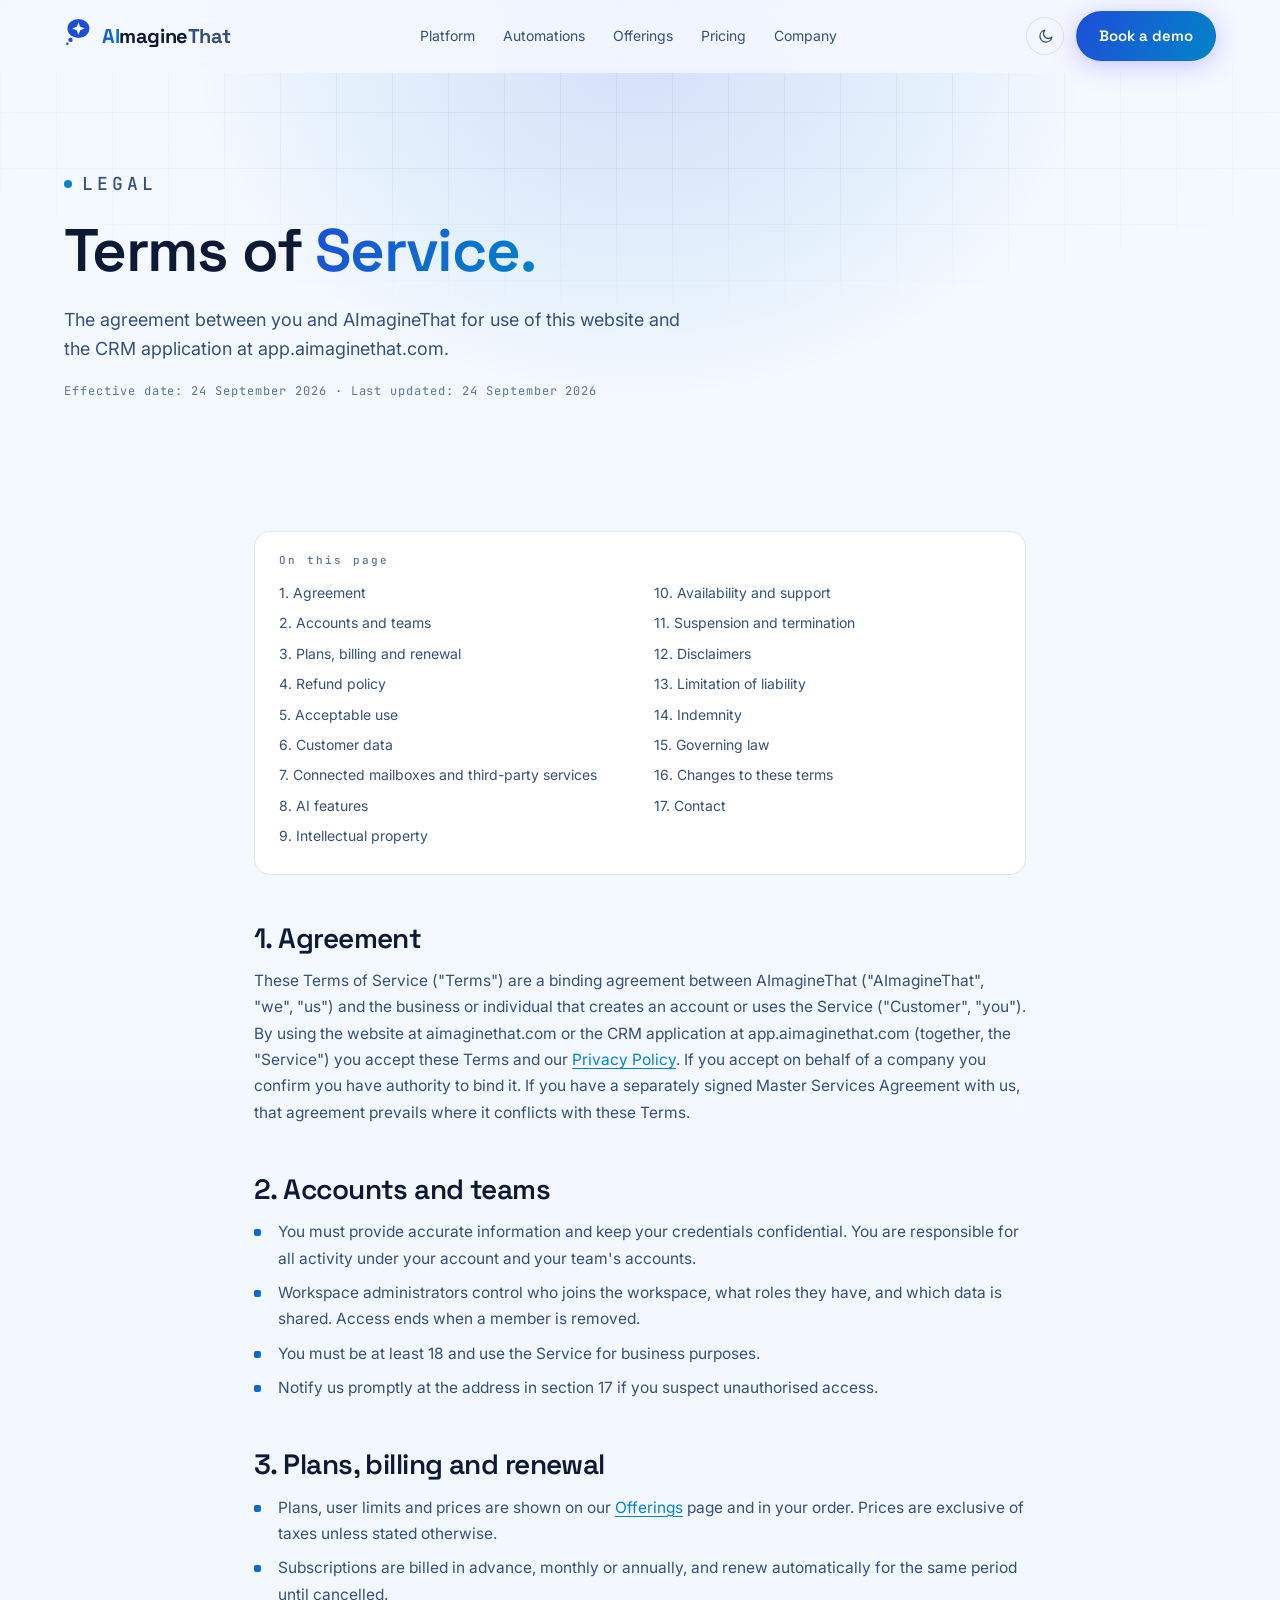
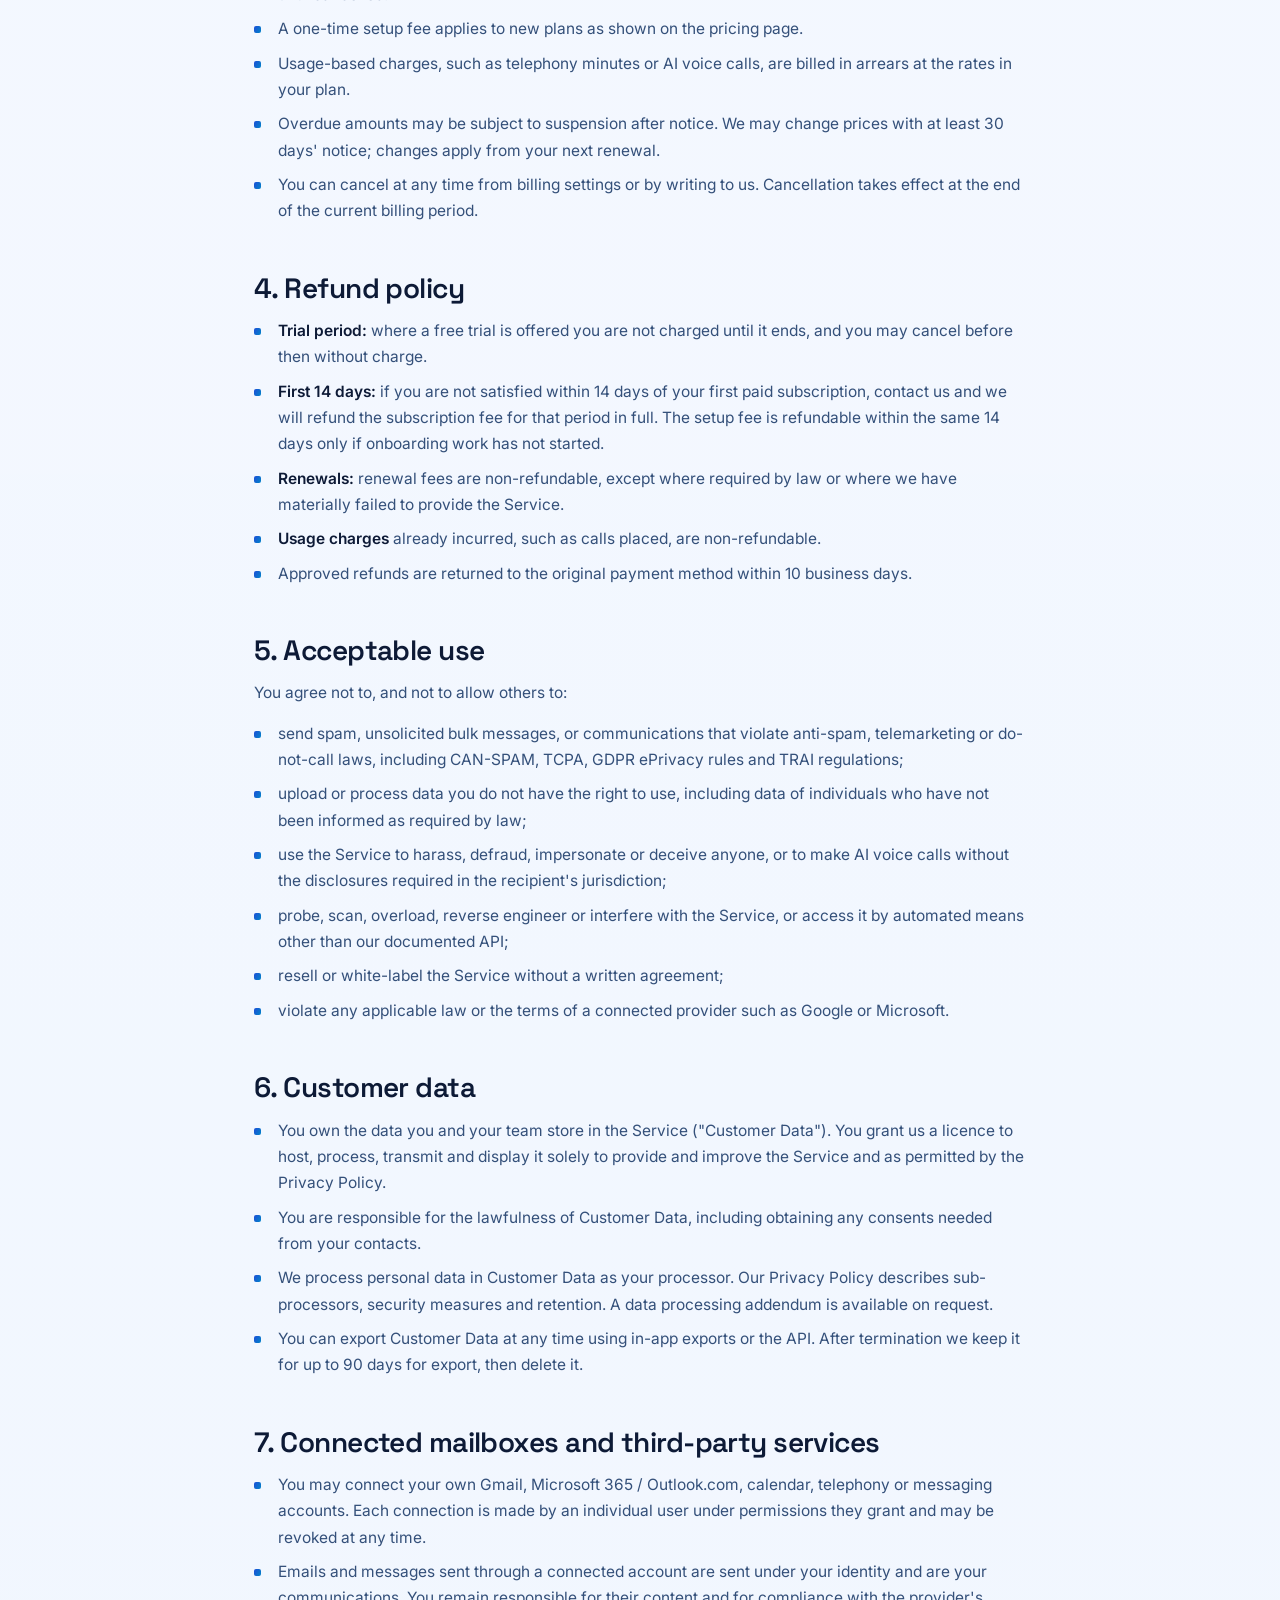
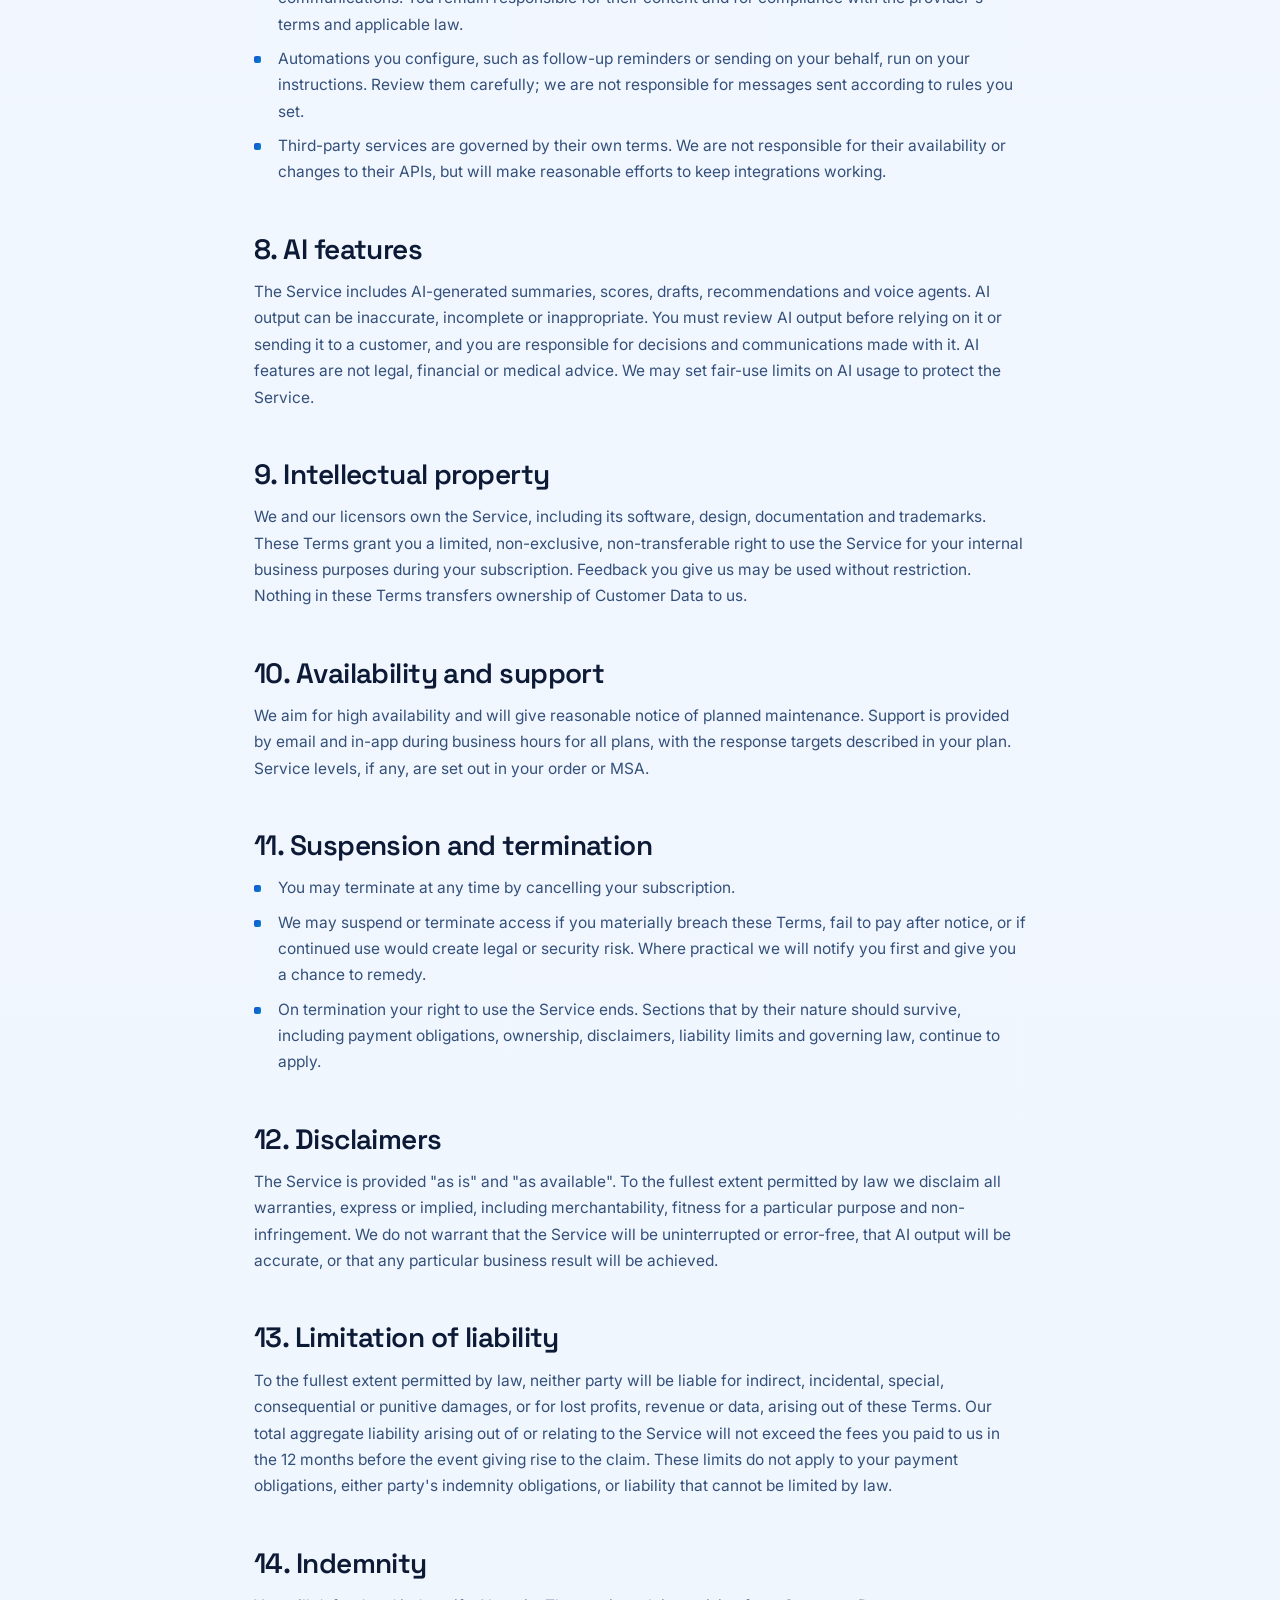
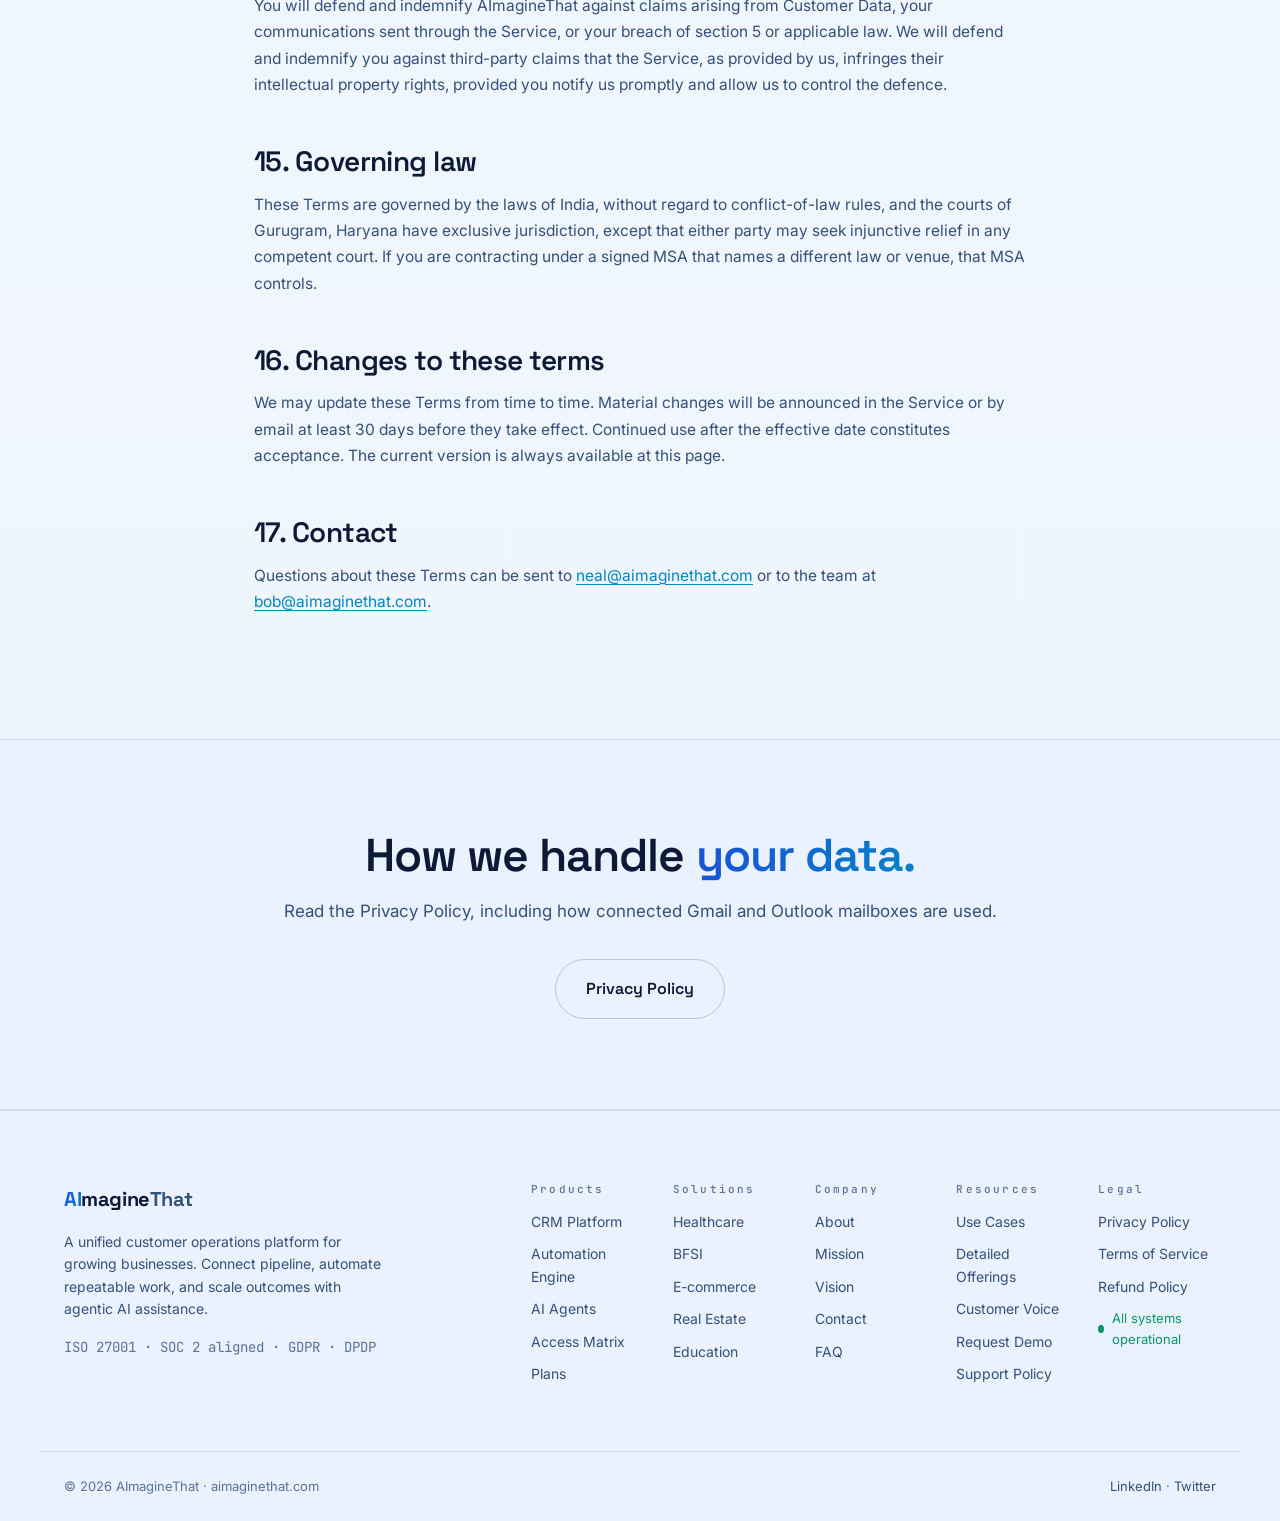
<file: terms.html>
<!DOCTYPE html>
<html lang="en">
<head>
  <meta charset="UTF-8" />
  <meta name="viewport" content="width=device-width, initial-scale=1.0" />

  <title>Terms of Service — AImagineThat</title>
  <meta name="description" content="The terms that govern use of the AImagineThat website and CRM application, including subscriptions, acceptable use, connected mailboxes, AI features, refunds and liability." />
  <link rel="canonical" href="https://aimaginethat.com/terms.html" />
  <meta name="robots" content="index, follow" />
  <meta name="theme-color" content="#f4f8ff" />

  <meta property="og:type" content="website" />
  <meta property="og:url" content="https://aimaginethat.com/terms.html" />
  <meta property="og:title" content="Terms of Service — AImagineThat" />
  <meta property="og:description" content="The terms that govern use of the AImagineThat website and CRM application." />
  <meta property="og:image" content="https://aimaginethat.com/assets/og-cover.png" />

  <link rel="preconnect" href="https://fonts.googleapis.com" />
  <link rel="preconnect" href="https://fonts.gstatic.com" crossorigin />
  <link href="https://fonts.googleapis.com/css2?family=Space+Grotesk:wght@400;500;600;700&family=Inter:wght@400;500;600&family=JetBrains+Mono:wght@400;500;600&display=swap" rel="stylesheet" />

  <link rel="icon" type="image/svg+xml" href="assets/favicon.svg" />
  <script>
    (function () {
      var t = localStorage.getItem("aimt-theme");
      if (!t) t = "light";
      document.documentElement.setAttribute("data-theme", t);
    })();
  </script>
  <link rel="stylesheet" href="assets/css/styles.css?v=20260924" />

  <script type="application/ld+json">
  {
    "@context": "https://schema.org",
    "@type": "WebPage",
    "name": "Terms of Service — AImagineThat",
    "url": "https://aimaginethat.com/terms.html",
    "dateModified": "2026-09-24",
    "publisher": { "@type": "Organization", "name": "AImagineThat", "url": "https://aimaginethat.com/" }
  }
  </script>
</head>
<body>

  <header class="nav" id="top">
    <div class="nav__inner container">
      <a class="nav__brand" href="index.html" aria-label="AImagineThat home">
        <span class="nav__logo" aria-hidden="true">
          <svg viewBox="0 0 32 32" width="28" height="28" fill="none">
            <ellipse cx="16.5" cy="12" rx="12.5" ry="10.8" fill="url(#lg)"/>
            <circle cx="7.4" cy="25" r="2.5" fill="url(#lg)"/>
            <circle cx="3.8" cy="29.4" r="1.4" fill="url(#lg)"/>
            <path d="M16.5 4.8l1.9 5.3 5.3 1.9-5.3 1.9-1.9 5.3-1.9-5.3-5.3-1.9 5.3-1.9 1.9-5.3z" fill="#fff"/>
            <defs><linearGradient id="lg" x1="4" y1="1" x2="29" y2="23"><stop stop-color="#1d4ed8"/><stop offset="1" stop-color="#0284c7"/></linearGradient></defs>
          </svg>
        </span>
        <span class="nav__wordmark"><em>AI</em>magine<span>That</span></span>
      </a>

      <nav class="nav__links" aria-label="Primary">
        <a href="index.html#platform">Platform</a>
        <a href="index.html#automations">Automations</a>
        <a href="offerings.html">Offerings</a>
        <a href="index.html#pricing">Pricing</a>
        <a href="about.html">Company</a>
      </nav>

      <div class="nav__actions">
        <button class="theme-toggle" type="button" aria-label="Switch color theme">
          <svg class="theme-toggle__sun" viewBox="0 0 24 24" fill="none" stroke="currentColor" stroke-width="1.8" stroke-linecap="round"><circle cx="12" cy="12" r="4.2"/><path d="M12 2v2.4M12 19.6V22M2 12h2.4M19.6 12H22M4.9 4.9l1.7 1.7M17.4 17.4l1.7 1.7M19.1 4.9l-1.7 1.7M6.6 17.4l-1.7 1.7"/></svg>
          <svg class="theme-toggle__moon" viewBox="0 0 24 24" fill="none" stroke="currentColor" stroke-width="1.8" stroke-linecap="round" stroke-linejoin="round"><path d="M21 12.8A8.5 8.5 0 1 1 11.2 3a6.6 6.6 0 0 0 9.8 9.8z"/></svg>
        </button>
        <a class="btn btn--primary" href="index.html#contact">Book a demo</a>
      </div>

      <button class="nav__toggle" aria-label="Toggle menu" aria-expanded="false">
        <span></span><span></span><span></span>
      </button>
    </div>
  </header>

  <main>

    <section class="page-hero" aria-labelledby="terms-title">
      <div class="hero__glow" aria-hidden="true"></div>
      <div class="hero__grid-bg" aria-hidden="true"></div>
      <div class="container" style="position: relative;">
        <p class="eyebrow"><span class="pulse-dot" aria-hidden="true"></span> LEGAL</p>
        <h1 id="terms-title">Terms of <span class="grad-text">Service.</span></h1>
        <p>The agreement between you and AImagineThat for use of this website and the CRM application at app.aimaginethat.com.</p>
        <p class="legal__meta">Effective date: 24 September 2026 · Last updated: 24 September 2026</p>
      </div>
    </section>

    <section class="section legal" aria-label="Terms of service content">
      <div class="container container--narrow">

        <nav class="legal__toc" aria-label="On this page">
          <h4>On this page</h4>
          <a href="#agreement">1. Agreement</a>
          <a href="#accounts">2. Accounts and teams</a>
          <a href="#plans">3. Plans, billing and renewal</a>
          <a href="#refunds">4. Refund policy</a>
          <a href="#use">5. Acceptable use</a>
          <a href="#customer-data">6. Customer data</a>
          <a href="#connected">7. Connected mailboxes and third-party services</a>
          <a href="#ai">8. AI features</a>
          <a href="#ip">9. Intellectual property</a>
          <a href="#availability">10. Availability and support</a>
          <a href="#termination">11. Suspension and termination</a>
          <a href="#warranty">12. Disclaimers</a>
          <a href="#liability">13. Limitation of liability</a>
          <a href="#indemnity">14. Indemnity</a>
          <a href="#law">15. Governing law</a>
          <a href="#changes">16. Changes to these terms</a>
          <a href="#contact">17. Contact</a>
        </nav>

        <article class="legal__body">

          <h2 id="agreement">1. Agreement</h2>
          <p>These Terms of Service ("Terms") are a binding agreement between AImagineThat ("AImagineThat", "we", "us") and the business or individual that creates an account or uses the Service ("Customer", "you"). By using the website at aimaginethat.com or the CRM application at app.aimaginethat.com (together, the "Service") you accept these Terms and our <a href="privacy.html">Privacy Policy</a>. If you accept on behalf of a company you confirm you have authority to bind it. If you have a separately signed Master Services Agreement with us, that agreement prevails where it conflicts with these Terms.</p>

          <h2 id="accounts">2. Accounts and teams</h2>
          <ul>
            <li>You must provide accurate information and keep your credentials confidential. You are responsible for all activity under your account and your team's accounts.</li>
            <li>Workspace administrators control who joins the workspace, what roles they have, and which data is shared. Access ends when a member is removed.</li>
            <li>You must be at least 18 and use the Service for business purposes.</li>
            <li>Notify us promptly at the address in section 17 if you suspect unauthorised access.</li>
          </ul>

          <h2 id="plans">3. Plans, billing and renewal</h2>
          <ul>
            <li>Plans, user limits and prices are shown on our <a href="offerings.html">Offerings</a> page and in your order. Prices are exclusive of taxes unless stated otherwise.</li>
            <li>Subscriptions are billed in advance, monthly or annually, and renew automatically for the same period until cancelled.</li>
            <li>A one-time setup fee applies to new plans as shown on the pricing page.</li>
            <li>Usage-based charges, such as telephony minutes or AI voice calls, are billed in arrears at the rates in your plan.</li>
            <li>Overdue amounts may be subject to suspension after notice. We may change prices with at least 30 days' notice; changes apply from your next renewal.</li>
            <li>You can cancel at any time from billing settings or by writing to us. Cancellation takes effect at the end of the current billing period.</li>
          </ul>

          <h2 id="refunds">4. Refund policy</h2>
          <ul>
            <li><strong>Trial period:</strong> where a free trial is offered you are not charged until it ends, and you may cancel before then without charge.</li>
            <li><strong>First 14 days:</strong> if you are not satisfied within 14 days of your first paid subscription, contact us and we will refund the subscription fee for that period in full. The setup fee is refundable within the same 14 days only if onboarding work has not started.</li>
            <li><strong>Renewals:</strong> renewal fees are non-refundable, except where required by law or where we have materially failed to provide the Service.</li>
            <li><strong>Usage charges</strong> already incurred, such as calls placed, are non-refundable.</li>
            <li>Approved refunds are returned to the original payment method within 10 business days.</li>
          </ul>

          <h2 id="use">5. Acceptable use</h2>
          <p>You agree not to, and not to allow others to:</p>
          <ul>
            <li>send spam, unsolicited bulk messages, or communications that violate anti-spam, telemarketing or do-not-call laws, including CAN-SPAM, TCPA, GDPR ePrivacy rules and TRAI regulations;</li>
            <li>upload or process data you do not have the right to use, including data of individuals who have not been informed as required by law;</li>
            <li>use the Service to harass, defraud, impersonate or deceive anyone, or to make AI voice calls without the disclosures required in the recipient's jurisdiction;</li>
            <li>probe, scan, overload, reverse engineer or interfere with the Service, or access it by automated means other than our documented API;</li>
            <li>resell or white-label the Service without a written agreement;</li>
            <li>violate any applicable law or the terms of a connected provider such as Google or Microsoft.</li>
          </ul>

          <h2 id="customer-data">6. Customer data</h2>
          <ul>
            <li>You own the data you and your team store in the Service ("Customer Data"). You grant us a licence to host, process, transmit and display it solely to provide and improve the Service and as permitted by the Privacy Policy.</li>
            <li>You are responsible for the lawfulness of Customer Data, including obtaining any consents needed from your contacts.</li>
            <li>We process personal data in Customer Data as your processor. Our Privacy Policy describes sub-processors, security measures and retention. A data processing addendum is available on request.</li>
            <li>You can export Customer Data at any time using in-app exports or the API. After termination we keep it for up to 90 days for export, then delete it.</li>
          </ul>

          <h2 id="connected">7. Connected mailboxes and third-party services</h2>
          <ul>
            <li>You may connect your own Gmail, Microsoft 365 / Outlook.com, calendar, telephony or messaging accounts. Each connection is made by an individual user under permissions they grant and may be revoked at any time.</li>
            <li>Emails and messages sent through a connected account are sent under your identity and are your communications. You remain responsible for their content and for compliance with the provider's terms and applicable law.</li>
            <li>Automations you configure, such as follow-up reminders or sending on your behalf, run on your instructions. Review them carefully; we are not responsible for messages sent according to rules you set.</li>
            <li>Third-party services are governed by their own terms. We are not responsible for their availability or changes to their APIs, but will make reasonable efforts to keep integrations working.</li>
          </ul>

          <h2 id="ai">8. AI features</h2>
          <p>The Service includes AI-generated summaries, scores, drafts, recommendations and voice agents. AI output can be inaccurate, incomplete or inappropriate. You must review AI output before relying on it or sending it to a customer, and you are responsible for decisions and communications made with it. AI features are not legal, financial or medical advice. We may set fair-use limits on AI usage to protect the Service.</p>

          <h2 id="ip">9. Intellectual property</h2>
          <p>We and our licensors own the Service, including its software, design, documentation and trademarks. These Terms grant you a limited, non-exclusive, non-transferable right to use the Service for your internal business purposes during your subscription. Feedback you give us may be used without restriction. Nothing in these Terms transfers ownership of Customer Data to us.</p>

          <h2 id="availability">10. Availability and support</h2>
          <p>We aim for high availability and will give reasonable notice of planned maintenance. Support is provided by email and in-app during business hours for all plans, with the response targets described in your plan. Service levels, if any, are set out in your order or MSA.</p>

          <h2 id="termination">11. Suspension and termination</h2>
          <ul>
            <li>You may terminate at any time by cancelling your subscription.</li>
            <li>We may suspend or terminate access if you materially breach these Terms, fail to pay after notice, or if continued use would create legal or security risk. Where practical we will notify you first and give you a chance to remedy.</li>
            <li>On termination your right to use the Service ends. Sections that by their nature should survive, including payment obligations, ownership, disclaimers, liability limits and governing law, continue to apply.</li>
          </ul>

          <h2 id="warranty">12. Disclaimers</h2>
          <p>The Service is provided "as is" and "as available". To the fullest extent permitted by law we disclaim all warranties, express or implied, including merchantability, fitness for a particular purpose and non-infringement. We do not warrant that the Service will be uninterrupted or error-free, that AI output will be accurate, or that any particular business result will be achieved.</p>

          <h2 id="liability">13. Limitation of liability</h2>
          <p>To the fullest extent permitted by law, neither party will be liable for indirect, incidental, special, consequential or punitive damages, or for lost profits, revenue or data, arising out of these Terms. Our total aggregate liability arising out of or relating to the Service will not exceed the fees you paid to us in the 12 months before the event giving rise to the claim. These limits do not apply to your payment obligations, either party's indemnity obligations, or liability that cannot be limited by law.</p>

          <h2 id="indemnity">14. Indemnity</h2>
          <p>You will defend and indemnify AImagineThat against claims arising from Customer Data, your communications sent through the Service, or your breach of section 5 or applicable law. We will defend and indemnify you against third-party claims that the Service, as provided by us, infringes their intellectual property rights, provided you notify us promptly and allow us to control the defence.</p>

          <h2 id="law">15. Governing law</h2>
          <p>These Terms are governed by the laws of India, without regard to conflict-of-law rules, and the courts of Gurugram, Haryana have exclusive jurisdiction, except that either party may seek injunctive relief in any competent court. If you are contracting under a signed MSA that names a different law or venue, that MSA controls.</p>

          <h2 id="changes">16. Changes to these terms</h2>
          <p>We may update these Terms from time to time. Material changes will be announced in the Service or by email at least 30 days before they take effect. Continued use after the effective date constitutes acceptance. The current version is always available at this page.</p>

          <h2 id="contact">17. Contact</h2>
          <p>Questions about these Terms can be sent to <a href="mailto:neal@aimaginethat.com">neal@aimaginethat.com</a> or to the team at <a href="mailto:bob@aimaginethat.com">bob@aimaginethat.com</a>.</p>

        </article>
      </div>
    </section>

    <section class="cta-band">
      <div class="container container--narrow">
        <h2>How we handle <span class="grad-text">your data.</span></h2>
        <p>Read the Privacy Policy, including how connected Gmail and Outlook mailboxes are used.</p>
        <a class="btn btn--outline btn--lg" href="privacy.html">Privacy Policy</a>
      </div>
    </section>
  </main>

  <footer class="footer">
    <div class="container footer__inner">
      <div class="footer__brand">
        <a class="nav__brand" href="index.html" aria-label="AImagineThat home">
          <span class="nav__wordmark"><em>AI</em>magine<span>That</span></span>
        </a>
        <p>A unified customer operations platform for growing businesses. Connect pipeline, automate repeatable work, and scale outcomes with agentic AI assistance.</p>
        <p class="footer__compliance">ISO 27001 · SOC 2 aligned · GDPR · DPDP</p>
      </div>
      <nav class="footer__cols" aria-label="Footer">
        <div>
          <h4>Products</h4>
          <a href="index.html#platform">CRM Platform</a>
          <a href="index.html#services">Automation Engine</a>
          <a href="index.html#automations">AI Agents</a>
          <a href="index.html#matrix">Access Matrix</a>
          <a href="index.html#pricing">Plans</a>
        </div>
        <div>
          <h4>Solutions</h4>
          <a href="index.html#industries">Healthcare</a>
          <a href="index.html#industries">BFSI</a>
          <a href="index.html#industries">E-commerce</a>
          <a href="index.html#industries">Real Estate</a>
          <a href="index.html#industries">Education</a>
        </div>
        <div>
          <h4>Company</h4>
          <a href="about.html">About</a>
          <a href="about.html#mission">Mission</a>
          <a href="about.html#vision">Vision</a>
          <a href="index.html#contact">Contact</a>
          <a href="index.html#faq">FAQ</a>
        </div>
        <div>
          <h4>Resources</h4>
          <a href="index.html#usecases">Use Cases</a>
          <a href="offerings.html">Detailed Offerings</a>
          <a href="index.html#proof">Customer Voice</a>
          <a href="index.html#contact">Request Demo</a>
          <a href="#">Support Policy</a>
        </div>
        <div>
          <h4>Legal</h4>
          <a href="privacy.html">Privacy Policy</a>
          <a href="terms.html" aria-current="page">Terms of Service</a>
          <a href="terms.html#refunds">Refund Policy</a>
          <p class="footer__status"><span class="pulse-dot pulse-dot--green"></span> All systems operational</p>
        </div>
      </nav>
    </div>
    <div class="container footer__bottom">
      <p>© 2026 AImagineThat · aimaginethat.com</p>
      <p><a href="https://www.linkedin.com/">LinkedIn</a> · <a href="https://twitter.com/">Twitter</a></p>
    </div>
  </footer>

  <script src="assets/js/main.js" defer></script>
</body>
</html>
</file>
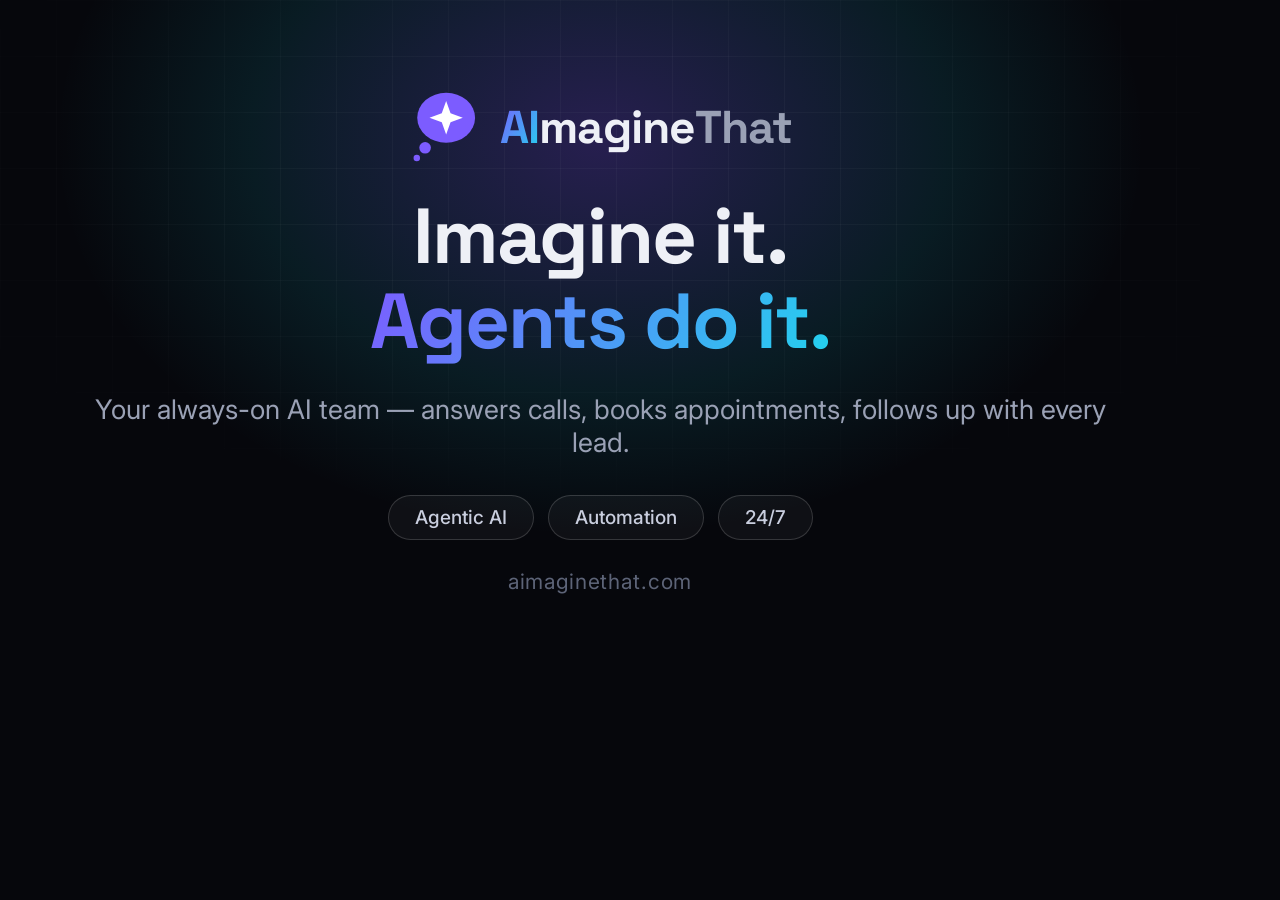
<file: assets/og-template.html>
<!DOCTYPE html>
<html lang="en">
<head>
<meta charset="UTF-8" />
<link href="https://fonts.googleapis.com/css2?family=Space+Grotesk:wght@500;600;700&family=Inter:wght@400;500&display=swap" rel="stylesheet" />
<style>
  * { margin: 0; padding: 0; box-sizing: border-box; }
  body {
    width: 1200px; height: 630px;
    background: #06070c;
    font-family: "Space Grotesk", sans-serif;
    color: #eef0f6;
    overflow: hidden;
    position: relative;
  }
  .glow {
    position: absolute;
    top: -260px; left: 50%;
    transform: translateX(-50%);
    width: 1100px; height: 800px;
    background: radial-gradient(ellipse at center, rgba(124,92,255,.28), rgba(34,211,238,.1) 45%, transparent 70%);
  }
  .grid {
    position: absolute; inset: 0;
    background-image:
      linear-gradient(rgba(255,255,255,.03) 1px, transparent 1px),
      linear-gradient(90deg, rgba(255,255,255,.03) 1px, transparent 1px);
    background-size: 56px 56px;
    mask-image: radial-gradient(ellipse 85% 70% at 50% 30%, #000 30%, transparent 78%);
    -webkit-mask-image: radial-gradient(ellipse 85% 70% at 50% 30%, #000 30%, transparent 78%);
  }
  .wrap {
    position: relative;
    height: 100%;
    display: flex;
    flex-direction: column;
    align-items: center;
    justify-content: center;
    text-align: center;
    gap: 30px;
    padding: 0 90px;
  }
  .brand { display: flex; align-items: center; gap: 18px; }
  .brand svg { width: 74px; height: 74px; }
  .wordmark { font-size: 46px; font-weight: 700; letter-spacing: -0.02em; }
  .wordmark em {
    font-style: normal;
    background: linear-gradient(120deg, #7c5cff, #22d3ee);
    -webkit-background-clip: text;
    background-clip: text;
    color: transparent;
  }
  .wordmark span { color: #9aa1b5; }
  h1 {
    font-size: 78px;
    font-weight: 700;
    line-height: 1.08;
    letter-spacing: -0.025em;
  }
  h1 .grad {
    background: linear-gradient(120deg, #7c5cff, #22d3ee);
    -webkit-background-clip: text;
    background-clip: text;
    color: transparent;
  }
  .sub {
    font-family: "Inter", sans-serif;
    font-size: 27px;
    color: #9aa1b5;
    font-weight: 400;
  }
  .chips { display: flex; gap: 14px; margin-top: 6px; }
  .chip {
    font-family: "Inter", sans-serif;
    font-size: 19px;
    font-weight: 500;
    color: #c9cede;
    border: 1px solid rgba(255,255,255,.16);
    border-radius: 999px;
    padding: 10px 26px;
    background: rgba(255,255,255,.04);
  }
  .domain {
    position: absolute;
    bottom: 36px; left: 0; right: 0;
    text-align: center;
    font-family: "Inter", sans-serif;
    font-size: 21px;
    color: #5d6478;
    letter-spacing: .04em;
  }
</style>
</head>
<body>
  <div class="glow"></div>
  <div class="grid"></div>
  <div class="wrap">
    <div class="brand">
      <svg viewBox="0 0 32 32" fill="none">
        <ellipse cx="16.5" cy="12" rx="12.5" ry="10.8" fill="url(#g)"/>
        <circle cx="7.4" cy="25" r="2.5" fill="url(#g)"/>
        <circle cx="3.8" cy="29.4" r="1.4" fill="url(#g)"/>
        <path d="M16.5 4.8l1.9 5.3 5.3 1.9-5.3 1.9-1.9 5.3-1.9-5.3-5.3-1.9 5.3-1.9 1.9-5.3z" fill="#fff"/>
        <defs><linearGradient id="g" x1="4" y1="1" x2="29" y2="23"><stop stop-color="#7c5cff"/><stop offset="1" stop-color="#22d3ee"/></linearGradient></defs>
      </svg>
      <div class="wordmark"><em>AI</em>magine<span>That</span></div>
    </div>
    <h1>Imagine it.<br /><span class="grad">Agents do it.</span></h1>
    <p class="sub">Your always-on AI team — answers calls, books appointments, follows up with every lead.</p>
    <div class="chips">
      <span class="chip">Agentic AI</span>
      <span class="chip">Automation</span>
      <span class="chip">24/7</span>
    </div>
  </div>
  <p class="domain">aimaginethat.com</p>
</body>
</html>
</file>
<file: assets/css/styles.css>
/* ============================================================
   AImagineThat — Design System
   Dark enterprise aesthetic · violet→cyan gradient system
   ============================================================ */

:root,
:root[data-theme="dark"] {
  color-scheme: dark;
  --bg: #060c1a;
  --bg-raise: #0b1328;
  --bg-card: rgba(255, 255, 255, 0.03);
  --border: rgba(255, 255, 255, 0.08);
  --border-strong: rgba(255, 255, 255, 0.14);
  --text: #eef0f6;
  --text-dim: #9aa1b5;
  --text-faint: #5d6478;
  --violet: #3b82f6;
  --cyan: #06b6d4;
  --green: #34d399;
  --hot: #fb7185;
  --grad: linear-gradient(120deg, var(--violet), var(--cyan));
  --radius: 16px;
  --radius-sm: 10px;
  --font-display: "Space Grotesk", system-ui, sans-serif;
  --font-body: "Inter", system-ui, sans-serif;
  --font-mono: "JetBrains Mono", ui-monospace, monospace;
  --container: 1200px;
  --shadow-glow: 0 0 60px rgba(59, 130, 246, 0.24);
  --ease-out-quart: cubic-bezier(0.25, 1, 0.5, 1);
  --ease-out-quint: cubic-bezier(0.22, 1, 0.36, 1);
  --ease-out-expo: cubic-bezier(0.16, 1, 0.3, 1);
  --nav-bg: rgba(6, 12, 26, 0.75);
  --input-bg: rgba(0, 0, 0, 0.35);
  --code-bg: rgba(0, 0, 0, 0.4);
  --btn-primary-text: #0a0a14;
  --glow-hero: radial-gradient(ellipse at center, rgba(59, 130, 246, 0.22), rgba(6, 182, 212, 0.1) 45%, transparent 70%);
  --glow-contact: radial-gradient(ellipse at center, rgba(59, 130, 246, 0.16), transparent 65%);
  --grid-line: rgba(255, 255, 255, 0.025);
}

:root[data-theme="light"] {
  color-scheme: light;
  --bg: #f4f8ff;
  --bg-raise: #eaf1ff;
  --bg-card: #ffffff;
  --border: rgba(20, 51, 108, 0.12);
  --border-strong: rgba(20, 51, 108, 0.24);
  --text: #0d1a36;
  --text-dim: #34507a;
  --text-faint: #5b7297;
  --violet: #1d4ed8;
  --cyan: #0284c7;
  --green: #059669;
  --hot: #e11d48;
  --shadow-glow: 0 0 56px rgba(29, 78, 216, 0.12);
  --nav-bg: rgba(244, 248, 255, 0.88);
  --input-bg: rgba(15, 20, 45, 0.04);
  --code-bg: #0b0d16;
  --btn-primary-text: #ffffff;
  --glow-hero: radial-gradient(ellipse at center, rgba(29, 78, 216, 0.14), rgba(2, 132, 199, 0.07) 45%, transparent 70%);
  --glow-contact: radial-gradient(ellipse at center, rgba(29, 78, 216, 0.1), transparent 65%);
  --grid-line: rgba(20, 51, 108, 0.06);
}

* { margin: 0; padding: 0; box-sizing: border-box; }

html { scroll-behavior: smooth; scroll-padding-top: 88px; }

body {
  background: var(--bg);
  color: var(--text);
  font-family: var(--font-body);
  font-size: 16px;
  line-height: 1.6;
  -webkit-font-smoothing: antialiased;
  overflow-x: hidden;
}

img { max-width: 100%; display: block; }
a { color: inherit; text-decoration: none; }
ul, ol { list-style: none; }

.container { max-width: var(--container); margin: 0 auto; padding: 0 24px; }
.container--narrow { max-width: 820px; }

/* ---------- Typography ---------- */
h1, h2, h3, h4 { font-family: var(--font-display); font-weight: 600; line-height: 1.12; letter-spacing: -0.02em; }

.grad-text {
  background: var(--grad);
  -webkit-background-clip: text;
  background-clip: text;
  color: transparent;
}

.eyebrow {
  font-family: var(--font-mono);
  font-size: 12px;
  font-weight: 500;
  letter-spacing: 0.22em;
  color: var(--cyan);
  display: inline-flex;
  align-items: center;
  gap: 10px;
  margin-bottom: 18px;
}
.eyebrow--center { display: flex; justify-content: center; text-align: center; }

.section { padding: 110px 0; position: relative; }
.section:nth-of-type(even) { background-image: linear-gradient(180deg, transparent, rgba(2, 132, 199, 0.02)); }
.section__title {
  font-size: clamp(32px, 5vw, 52px);
  text-align: center;
  margin-bottom: 18px;
}
.section__title--left { text-align: left; }
.section__sub {
  color: var(--text-dim);
  font-size: 18px;
  text-align: center;
  max-width: 640px;
  margin: 0 auto 60px;
}

/* ---------- Buttons ---------- */
.btn {
  display: inline-flex;
  align-items: center;
  justify-content: center;
  gap: 8px;
  padding: 12px 22px;
  border-radius: 999px;
  font-family: var(--font-display);
  font-weight: 600;
  font-size: 15px;
  border: 1px solid transparent;
  cursor: pointer;
  transition: transform 0.18s ease, box-shadow 0.18s ease, background 0.18s ease, border-color 0.18s ease;
  white-space: nowrap;
}
.btn--primary {
  background: var(--grad);
  color: var(--btn-primary-text);
  box-shadow: 0 4px 24px rgba(124, 92, 255, 0.35);
}
.btn--primary:hover { transform: translateY(-1px); box-shadow: 0 6px 28px rgba(124, 92, 255, 0.4); }
.btn--ghost { color: var(--text-dim); }
.btn--ghost:hover { color: var(--text); }
.btn--outline { border-color: var(--border-strong); color: var(--text); background: transparent; }
.btn--outline:hover { border-color: var(--cyan); }
.btn--lg { padding: 16px 30px; font-size: 16px; }
.btn--block { width: 100%; }
.btn:active { transform: scale(0.98); }
.btn.is-success {
  background: var(--green);
  color: #fff;
  box-shadow: none;
}

/* ---------- Pulse dot ---------- */
.pulse-dot {
  width: 8px; height: 8px; border-radius: 50%;
  background: var(--cyan);
  display: inline-block;
}
.pulse-dot--green { background: var(--green); }

/* ---------- Chips & badges ---------- */
.chip {
  font-family: var(--font-mono);
  font-size: 12px;
  padding: 6px 14px;
  border-radius: 999px;
  border: 1px solid var(--border);
  background: var(--bg-card);
  color: var(--text-dim);
  white-space: nowrap;
}
.chip--hot { color: var(--hot); border-color: rgba(251, 113, 133, 0.3); }
.chip--lg { font-size: 13px; padding: 10px 20px; color: var(--text); }
.badge-mini {
  font-family: var(--font-mono);
  font-size: 11px;
  color: var(--text-faint);
  border: 1px solid var(--border);
  border-radius: 6px;
  padding: 3px 8px;
}

/* ============================================================
   NAV
   ============================================================ */
.nav {
  position: fixed;
  top: 0; left: 0; right: 0;
  z-index: 100;
  backdrop-filter: blur(16px);
  -webkit-backdrop-filter: blur(16px);
  background: var(--nav-bg);
  border-bottom: 1px solid transparent;
  transition: border-color 0.3s ease;
}
.nav.is-scrolled { border-bottom-color: var(--border); }
.nav__inner {
  display: flex;
  align-items: center;
  justify-content: space-between;
  height: 72px;
  gap: 24px;
}
.nav__brand { display: inline-flex; align-items: center; gap: 10px; }
.nav__wordmark {
  font-family: var(--font-display);
  font-weight: 700;
  font-size: 20px;
  letter-spacing: -0.02em;
}
.nav__wordmark em {
  font-style: normal;
  background: var(--grad);
  -webkit-background-clip: text;
  background-clip: text;
  color: transparent;
}
.nav__wordmark span { color: var(--text-dim); }
.nav__links {
  display: flex;
  gap: 28px;
}
.nav__links a {
  font-size: 14px;
  color: var(--text-dim);
  transition: color 0.15s ease;
  white-space: nowrap;
}
@media (max-width: 1080px) {
  .nav__links { display: none; gap: 18px; }
  .nav__links a { font-size: 13px; }
}
.nav__links a:hover { color: var(--text); }
.nav__links a {
  position: relative;
}
.nav__links a::after {
  content: "";
  position: absolute;
  left: 0;
  bottom: -6px;
  width: 100%;
  height: 2px;
  transform: scaleX(0);
  transform-origin: left;
  background: var(--grad);
  transition: transform 0.22s ease;
}
.nav__links a:hover::after { transform: scaleX(1); }
.nav__actions { display: flex; gap: 12px; align-items: center; }
.theme-toggle {
  width: 38px; height: 38px;
  display: grid;
  place-items: center;
  background: transparent;
  border: 1px solid var(--border);
  border-radius: 50%;
  color: var(--text-dim);
  cursor: pointer;
  transition: color 0.2s ease, border-color 0.2s ease;
}
.theme-toggle:hover { color: var(--text); border-color: var(--border-strong); }
.theme-toggle svg { width: 17px; height: 17px; }
:root[data-theme="dark"] .theme-toggle__moon { display: none; }
:root[data-theme="light"] .theme-toggle__sun { display: none; }
.nav__toggle {
  display: none;
  background: none;
  border: none;
  cursor: pointer;
  flex-direction: column;
  gap: 5px;
  padding: 8px;
  color: var(--text);
}
.nav__toggle span { width: 22px; height: 2px; background: var(--text); border-radius: 2px; transition: 0.25s; }

@media (max-width: 1080px) {
  .nav__toggle { display: flex; }
}

/* ============================================================
   HERO
   ============================================================ */
.hero {
  position: relative;
  padding: 170px 0 100px;
  overflow: hidden;
}
.hero__glow {
  position: absolute;
  top: -240px; left: 50%;
  transform: translateX(-50%);
  width: 900px; height: 700px;
  background: var(--glow-hero);
  animation: hero-glow 20s ease-in-out infinite;
  pointer-events: none;
}
.hero__grid-bg {
  position: absolute; inset: 0;
  background-image:
    linear-gradient(var(--grid-line) 1px, transparent 1px),
    linear-gradient(90deg, var(--grid-line) 1px, transparent 1px);
  background-size: 56px 56px;
  mask-image: radial-gradient(ellipse 80% 60% at 50% 20%, #000 30%, transparent 75%);
  -webkit-mask-image: radial-gradient(ellipse 80% 60% at 50% 20%, #000 30%, transparent 75%);
  pointer-events: none;
}
.hero__waves {
  position: absolute;
  inset: 0;
  width: 100%;
  height: 100%;
  pointer-events: none;
  opacity: 0.85;
}
.hero__waves path { fill: none; stroke-linecap: round; }
.hero__wave-line {
  stroke-dasharray: 6 14;
  animation: wave-flow 30s linear infinite;
}
.hero__wave-line--slow { animation-duration: 46s; }
.hero__flow-label {
  font-family: var(--font-mono);
  font-size: 10px;
  letter-spacing: 0.14em;
  fill: var(--text-faint);
  opacity: 0.85;
}
@keyframes wave-flow {
  to { stroke-dashoffset: -800; }
}
@media (prefers-reduced-motion: reduce) {
  .hero__wave-line, .hero__waves circle { animation: none; }
}
.hero__inner {
  position: relative;
  display: grid;
  grid-template-columns: 1.05fr 0.95fr;
  gap: 56px;
  align-items: center;
}
.hero__copy h1 { font-size: clamp(42px, 6vw, 72px); margin-bottom: 24px; }
.hero__sub {
  font-size: 19px;
  color: var(--text-dim);
  max-width: 540px;
  margin-bottom: 34px;
}
.hero__sub strong { color: var(--text); font-weight: 600; }
.hero__cta { display: flex; gap: 14px; flex-wrap: wrap; margin-bottom: 44px; }
.hero__stats {
  display: grid;
  grid-template-columns: repeat(4, auto);
  gap: 36px;
  margin-bottom: 28px;
}
.hero__stats dt {
  font-family: var(--font-display);
  font-size: 26px;
  font-weight: 700;
  background: var(--grad);
  -webkit-background-clip: text;
  background-clip: text;
  color: transparent;
}
.hero__stats dd { font-size: 12.5px; color: var(--text-faint); margin-top: 2px; }
.hero__compliance { display: flex; gap: 8px; flex-wrap: wrap; }

/* Page-load choreography (hero only — the one orchestrated moment) */
@keyframes rise {
  from { opacity: 0; transform: translateY(14px); }
  to { opacity: 1; transform: translateY(0); }
}
.hero__copy > * { animation: rise 0.55s var(--ease-out-quint) both; }
.hero__copy > *:nth-child(2) { animation-delay: 0.08s; }
.hero__copy > *:nth-child(3) { animation-delay: 0.16s; }
.hero__copy > *:nth-child(4) { animation-delay: 0.24s; }
.hero__copy > *:nth-child(5) { animation-delay: 0.3s; }
.hero__copy > *:nth-child(6) { animation-delay: 0.36s; }
.hero__console { animation: rise 0.7s var(--ease-out-quint) 0.25s both; }

@keyframes hero-glow {
  0%, 100% { opacity: 0.72; transform: translate3d(-50%, 0px, 0); }
  50% { opacity: 0.88; transform: translate3d(-50%, 12px, 0); }
}

@keyframes hero-orbit {
  0% { transform: translate3d(0, 0, 0) rotate(0deg); opacity: 0.4; }
  25% { transform: translate3d(-12px, 8px, 0) rotate(4deg); opacity: 0.6; }
  50% { transform: translate3d(-8px, 16px, 0) rotate(6deg); opacity: 0.7; }
  75% { transform: translate3d(6px, 10px, 0) rotate(3deg); opacity: 0.55; }
  100% { transform: translate3d(0, 0, 0) rotate(0deg); opacity: 0.4; }
}

@keyframes hero-shine {
  0% { transform: translate3d(-140%, 0, 0); opacity: 0; }
  20% { opacity: 0.3; }
  50% { opacity: 0.5; }
  80% { opacity: 0.25; }
  100% { transform: translate3d(140%, 0, 0); opacity: 0; }
}

@keyframes gentle-float {
  0%, 100% { transform: translate3d(0, 0, 0); }
  50% { transform: translate3d(0, 4px, 0); }
}

/* Desktop app mockup (always light — reads as a real product screen) */
.hero__console { position: relative; isolation: isolate; }
.hero__console::before,
.hero__console::after {
  content: "";
  position: absolute;
  border-radius: 999px;
  pointer-events: none;
  z-index: -1;
  filter: blur(2px);
}
.hero__console::before {
  inset: -44px -34px auto auto;
  width: 180px;
  height: 180px;
  background: radial-gradient(circle, rgba(2, 132, 199, 0.32), rgba(29, 78, 216, 0.12) 52%, transparent 72%);
  animation: hero-orbit 16s ease-in-out infinite alternate;
}
.hero__console::after {
  inset: auto auto -54px -42px;
  width: 220px;
  height: 220px;
  background: radial-gradient(circle, rgba(52, 211, 153, 0.18), rgba(2, 132, 199, 0.12) 46%, transparent 72%);
  animation: hero-orbit 18s ease-in-out infinite alternate-reverse;
}
.appwin {
  position: relative;
  background: #fbfbfd;
  border: 1px solid rgba(15, 20, 45, 0.12);
  border-radius: var(--radius);
  overflow: hidden;
  box-shadow: var(--shadow-glow), 0 24px 60px rgba(0, 0, 0, 0.28);
  font-family: var(--font-body);
}
.appwin::after {
  content: "";
  position: absolute;
  inset: 0 auto 0 -40%;
  width: 34%;
  background: linear-gradient(90deg, transparent, rgba(255, 255, 255, 0.52), transparent);
  animation: hero-shine 9s ease-in-out infinite;
  pointer-events: none;
}
.appwin__chrome {
  display: flex;
  align-items: center;
  gap: 14px;
  padding: 10px 14px;
  background: #eef0f5;
  border-bottom: 1px solid rgba(15, 20, 45, 0.08);
}
.appwin__dots { display: flex; gap: 6px; }
.appwin__dots i { width: 10px; height: 10px; border-radius: 50%; }
.appwin__dots i:first-child { background: #fb7185; }
.appwin__dots i:nth-child(2) { background: #fbbf24; }
.appwin__dots i:last-child { background: #34d399; }
.appwin__url {
  flex: 1;
  display: flex;
  align-items: center;
  justify-content: center;
  gap: 6px;
  max-width: 280px;
  margin: 0 auto;
  background: #fff;
  border: 1px solid rgba(15, 20, 45, 0.08);
  border-radius: 999px;
  padding: 4px 14px;
  font-size: 11.5px;
  color: #6b7280;
}
.appwin__layout { display: grid; grid-template-columns: 152px 1fr; }
.appwin__side {
  display: flex;
  flex-direction: column;
  gap: 2px;
  padding: 14px 10px;
  background: #f3f4f9;
  border-right: 1px solid rgba(15, 20, 45, 0.07);
}
.appwin__brand {
  display: flex;
  align-items: center;
  gap: 7px;
  font-family: var(--font-display);
  font-weight: 700;
  font-size: 12.5px;
  color: #12151f;
  padding: 4px 10px;
  margin-bottom: 12px;
}
.appwin__navitem {
  font-size: 12px;
  color: #5b6272;
  padding: 7px 10px;
  border-radius: 8px;
}
.appwin__navitem.is-active {
  background: rgba(124, 92, 255, 0.1);
  color: #6247d9;
  font-weight: 600;
}
.appwin__side-foot {
  margin-top: auto;
  display: flex;
  align-items: center;
  gap: 7px;
  font-size: 11px;
  font-weight: 600;
  color: #059669;
  padding: 8px 10px;
}
.appwin__main { padding: 18px 20px 16px; }
.appwin__head {
  display: flex;
  align-items: center;
  justify-content: space-between;
  gap: 12px;
  margin-bottom: 14px;
}
.appwin__head b {
  display: block;
  font-family: var(--font-display);
  font-size: 14.5px;
  color: #12151f;
}
.appwin__head span:not(.appwin__pill) { font-size: 11.5px; color: #6b7280; }
.appwin__pill {
  font-size: 10.5px;
  font-weight: 600;
  border-radius: 999px;
  padding: 4px 11px;
  white-space: nowrap;
}
.appwin__pill--green { background: rgba(5, 150, 105, 0.1); color: #059669; }
.appwin__stats {
  display: grid;
  grid-template-columns: repeat(3, 1fr);
  gap: 10px;
  margin-bottom: 16px;
}
.appwin__stats > div {
  background: #fff;
  border: 1px solid rgba(15, 20, 45, 0.08);
  border-radius: 10px;
  padding: 12px 14px;
}
.appwin__stats b {
  display: block;
  font-family: var(--font-display);
  font-size: 22px;
  font-weight: 700;
  color: #12151f;
}
.appwin__stats span { font-size: 11px; color: #6b7280; }
.appwin__feed-label {
  font-family: var(--font-mono);
  font-size: 9.5px;
  letter-spacing: 0.18em;
  color: #9aa1b0;
  margin-bottom: 8px;
}
.appwin__feed {
  display: flex;
  flex-direction: column;
  gap: 6px;
  height: 196px;
  overflow: hidden;
  mask-image: linear-gradient(180deg, #000 72%, transparent);
  -webkit-mask-image: linear-gradient(180deg, #000 72%, transparent);
}
.feed-item {
  display: flex;
  align-items: center;
  gap: 10px;
  background: #fff;
  border: 1px solid rgba(15, 20, 45, 0.07);
  border-radius: 10px;
  padding: 8px 12px;
  opacity: 1;
}
.feed-item__dot { width: 8px; height: 8px; border-radius: 50%; flex-shrink: 0; }
.feed-item__dot--green { background: #34d399; }
.feed-item__dot--blue { background: #38bdf8; }
.feed-item__dot--violet { background: #8b5cf6; }
.feed-item__dot--amber { background: #fbbf24; }
.feed-item > div { flex: 1; min-width: 0; }
.feed-item b {
  display: block;
  font-size: 12px;
  font-weight: 600;
  color: #12151f;
  white-space: nowrap;
  overflow: hidden;
  text-overflow: ellipsis;
}
.feed-item span {
  font-size: 11px;
  color: #6b7280;
  white-space: nowrap;
  overflow: hidden;
  text-overflow: ellipsis;
  display: block;
}
.feed-item time { font-size: 10.5px; color: #9aa1b0; flex-shrink: 0; }

.hero__float {
  position: absolute;
  background: #fff;
  border: 1px solid rgba(15, 20, 45, 0.1);
  border-radius: var(--radius-sm);
  padding: 10px 16px;
  display: flex;
  flex-direction: column;
  gap: 2px;
  box-shadow: 0 12px 32px rgba(0, 0, 0, 0.22);
}
.hero__float-label { font-family: var(--font-mono); font-size: 10px; letter-spacing: 0.15em; color: #9aa1b0; }
.hero__float-value { font-size: 13px; font-weight: 600; color: #12151f; }
.hero__float--1 { top: -22px; right: -14px; }
.hero__float--2 { bottom: -20px; left: -18px; }

/* ============================================================
   TRUST STRIP
   ============================================================ */
.trust { padding: 44px 0; border-top: 1px solid var(--border); border-bottom: 1px solid var(--border); }
.trust__label {
  text-align: center;
  font-family: var(--font-mono);
  font-size: 11px;
  letter-spacing: 0.25em;
  color: var(--text-faint);
  margin-bottom: 22px;
}
.trust__logos {
  display: flex;
  justify-content: center;
  gap: clamp(24px, 4vw, 56px);
  flex-wrap: wrap;
}
.trust__logos span {
  font-family: var(--font-display);
  font-weight: 600;
  font-size: 17px;
  color: var(--text-faint);
  transition: color 0.2s ease;
}
.trust__logos span:hover { color: var(--text); }

/* ============================================================
   AGENTIC LOOP
   ============================================================ */
.loop__steps {
  display: grid;
  grid-template-columns: repeat(3, 1fr);
  gap: 18px;
  counter-reset: step;
  margin-bottom: 48px;
}
.loop__step {
  position: relative;
  background: var(--bg-card);
  border: 1px solid var(--border);
  border-radius: var(--radius);
  padding: 28px 22px;
  transition: border-color 0.3s var(--ease-out-quart);
}
.loop__step:hover { border-color: var(--violet); }
.loop__step:not(:last-child)::after {
  content: "→";
  position: absolute;
  right: -16px; top: 50%;
  transform: translateY(-50%);
  color: var(--text-faint);
  font-size: 14px;
  z-index: 1;
}
.loop__num {
  font-family: var(--font-mono);
  font-size: 11px;
  color: var(--violet);
  letter-spacing: 0.15em;
  display: block;
  margin-bottom: 12px;
}
.loop__icon { display: block; margin-bottom: 14px; width: 26px; height: 26px; color: var(--cyan); }
.loop__icon svg { width: 100%; height: 100%; }
.loop__step h3 { font-size: 19px; margin-bottom: 10px; }
.loop__step p { font-size: 13.5px; color: var(--text-dim); }
.loop__proof { display: flex; justify-content: center; gap: 14px; flex-wrap: wrap; }

/* ============================================================
   PLATFORM
   ============================================================ */
.platform { background: var(--bg-raise); border-top: 1px solid var(--border); border-bottom: 1px solid var(--border); }
.platform__grid {
  display: grid;
  grid-template-columns: repeat(3, 1fr);
  gap: 22px;
}
.card {
  background: var(--bg-card);
  border: 1px solid var(--border);
  border-radius: var(--radius);
  padding: 30px 26px;
  display: flex;
  flex-direction: column;
  gap: 14px;
  transition: border-color 0.25s ease, transform 0.25s ease, box-shadow 0.25s ease;
}
.card:hover {
  border-color: var(--border-strong);
  box-shadow: 0 12px 32px rgba(0, 0, 0, 0.12);
}
.card--media {
  padding: 0;
  overflow: hidden;
}
.card__media {
  position: relative;
  aspect-ratio: 16 / 9;
  overflow: hidden;
  border-bottom: 1px solid var(--border);
}
.card__media img {
  width: 100%;
  height: 100%;
  object-fit: cover;
  filter: saturate(0.88);
  transition: transform 0.6s var(--ease-out-quart);
}
.card:hover .card__media img { transform: scale(1.04); }
.card__body {
  display: flex;
  flex-direction: column;
  gap: 14px;
  padding: 24px 24px 26px;
  flex: 1;
}
.card__tag {
  font-family: var(--font-mono);
  font-size: 10.5px;
  letter-spacing: 0.2em;
  color: var(--cyan);
}
.card h3 { font-size: 21px; }
.card p { font-size: 14.5px; color: var(--text-dim); flex: 1; }
.card__code {
  font-family: var(--font-mono);
  font-size: 11.5px;
  line-height: 1.7;
  background: var(--code-bg);
  border: 1px solid var(--border);
  border-radius: var(--radius-sm);
  padding: 14px 16px;
  color: #22d3ee;
  overflow-x: auto;
}
.card__stat-row { display: flex; gap: 22px; font-size: 13px; color: var(--text-faint); }
.card__stat-row b { color: var(--text); font-family: var(--font-display); font-size: 16px; margin-right: 4px; }
.card__flow {
  display: flex;
  align-items: center;
  gap: 8px;
  flex-wrap: wrap;
  font-family: var(--font-mono);
  font-size: 11.5px;
}
.card__flow span {
  padding: 5px 12px;
  border-radius: 999px;
  border: 1px solid var(--border);
  background: var(--input-bg);
  color: var(--text-dim);
}
.card__flow i { color: var(--violet); font-style: normal; }
.card__flow--wrap { row-gap: 8px; }
.card__pipeline { display: flex; gap: 10px; }
.pill {
  font-family: var(--font-mono);
  font-size: 11.5px;
  padding: 5px 12px;
  border-radius: 999px;
  border: 1px solid var(--border);
}
.pill--new { color: var(--cyan); }
.pill--hot { color: var(--hot); border-color: rgba(251, 113, 133, 0.35); }
.pill--won { color: var(--green); border-color: rgba(52, 211, 153, 0.35); }

/* ============================================================
   SERVICES
   ============================================================ */
.services__grid {
  display: grid;
  grid-template-columns: repeat(3, 1fr);
  gap: 22px;
}
.svc {
  background: var(--bg-card);
  border: 1px solid var(--border);
  border-radius: var(--radius);
  padding: 28px 26px;
  transition: border-color 0.25s ease;
}
.svc:hover { border-color: var(--cyan); }
.svc h3 {
  font-size: 18px;
  display: flex;
  align-items: center;
  justify-content: space-between;
  gap: 10px;
  margin-bottom: 18px;
}
.svc__count {
  font-family: var(--font-mono);
  font-size: 12px;
  color: var(--cyan);
  border: 1px solid rgba(34, 211, 238, 0.3);
  border-radius: 999px;
  padding: 2px 10px;
  flex-shrink: 0;
}
.svc ul { display: flex; flex-direction: column; gap: 9px; }
.svc li {
  font-size: 13.5px;
  color: var(--text-dim);
  padding-left: 18px;
  position: relative;
}
.svc li::before {
  content: "▸";
  position: absolute;
  left: 0;
  color: var(--violet);
  font-size: 11px;
}

/* ============================================================
   USE CASES
   ============================================================ */
.usecases { background: var(--bg-raise); border-top: 1px solid var(--border); border-bottom: 1px solid var(--border); }
.usecases__grid {
  display: grid;
  grid-template-columns: repeat(2, 1fr);
  gap: 22px;
}
.ucard {
  background: var(--bg-card);
  border: 1px solid var(--border);
  border-radius: var(--radius);
  overflow: hidden;
  transition: border-color 0.25s ease;
}
.ucard:hover { border-color: var(--violet); }
.ucard__media {
  position: relative;
  aspect-ratio: 21 / 9;
  overflow: hidden;
}
.ucard__media img {
  width: 100%; height: 100%;
  object-fit: cover;
  filter: saturate(0.85);
  transition: transform 0.6s var(--ease-out-quart);
}
.ucard:hover .ucard__media img { transform: scale(1.04); }
.ucard__media::after {
  content: "";
  position: absolute; inset: 0;
  background: linear-gradient(180deg, rgba(6, 7, 12, 0.05), rgba(6, 7, 12, 0.65));
}
.ucard__label {
  position: absolute;
  left: 20px; bottom: 14px;
  z-index: 1;
  font-family: var(--font-mono);
  font-size: 11px;
  letter-spacing: 0.22em;
  color: #eef0f6;
}
.ucard__body { padding: 26px 30px 30px; }
.ucard h3 { font-size: 21px; margin-bottom: 10px; }
.ucard p { color: var(--text-dim); font-size: 14.5px; margin-bottom: 20px; }
.ucard__metrics { display: flex; gap: 20px; flex-wrap: wrap; font-size: 12.5px; color: var(--text-faint); }
.ucard__metrics b {
  font-family: var(--font-display);
  font-size: 17px;
  margin-right: 5px;
  background: var(--grad);
  -webkit-background-clip: text;
  background-clip: text;
  color: transparent;
}

/* ============================================================
   INDUSTRIES
   ============================================================ */
.industries__grid {
  display: grid;
  grid-template-columns: repeat(5, 1fr);
  gap: 16px;
}
.ind {
  background: var(--bg-card);
  border: 1px solid var(--border);
  border-radius: var(--radius);
  overflow: hidden;
  display: flex;
  flex-direction: column;
  transition: border-color 0.25s ease;
}
.ind:hover { border-color: var(--cyan); }
.ind__img {
  width: 100%;
  aspect-ratio: 3 / 2;
  object-fit: cover;
  filter: saturate(0.8);
  transition: transform 0.5s var(--ease-out-quart);
}
.ind:hover .ind__img { transform: scale(1.05); }
.ind__body { display: flex; flex-direction: column; gap: 4px; padding: 16px 16px 18px; }
.ind b { font-family: var(--font-display); font-size: 15.5px; }
.ind i { font-style: normal; font-size: 12px; color: var(--text-faint); line-height: 1.45; }

/* ============================================================
   INTEGRATIONS (static grid — no motion)
   ============================================================ */
.integrations { padding-bottom: 80px; }
.integrations .section__sub { margin-bottom: 48px; }
.marquee { overflow: visible; }
.marquee__track {
  display: flex;
  flex-wrap: wrap;
  justify-content: center;
  gap: 14px;
  max-width: var(--container);
  margin: 0 auto;
  padding: 0 24px;
}
.marquee__track span {
  font-family: var(--font-display);
  font-weight: 600;
  font-size: 15px;
  color: var(--text-dim);
  border: 1px solid var(--border);
  background: var(--bg-card);
  border-radius: 999px;
  padding: 12px 26px;
  white-space: nowrap;
  transition: color 0.2s ease, border-color 0.2s ease;
}
.marquee__track span:hover { color: var(--text); border-color: var(--border-strong); }

/* ============================================================
   PROOF
   ============================================================ */
.proof { background: var(--bg-raise); border-top: 1px solid var(--border); border-bottom: 1px solid var(--border); }
.proof__stats {
  display: grid;
  grid-template-columns: repeat(4, 1fr);
  gap: 22px;
  text-align: center;
  margin-bottom: 60px;
}
.proof__stats b {
  display: block;
  font-family: var(--font-display);
  font-size: clamp(30px, 4vw, 44px);
  font-weight: 700;
  background: var(--grad);
  -webkit-background-clip: text;
  background-clip: text;
  color: transparent;
}
.proof__stats span { font-size: 13px; color: var(--text-faint); }
.proof__grid {
  display: grid;
  grid-template-columns: repeat(3, 1fr);
  gap: 22px;
}
.quote {
  background: var(--bg-card);
  border: 1px solid var(--border);
  border-radius: var(--radius);
  padding: 30px 28px;
  display: flex;
  flex-direction: column;
  gap: 18px;
}
.quote p { font-size: 15px; color: var(--text-dim); font-style: italic; flex: 1; }
.quote footer { font-size: 13px; color: var(--text-faint); }
.quote footer b { color: var(--text); font-style: normal; }

/* ============================================================
   PRICING
   ============================================================ */
.pricing__grid {
  display: grid;
  grid-template-columns: repeat(3, 1fr);
  gap: 22px;
  align-items: stretch;
}
.price {
  position: relative;
  background: var(--bg-card);
  border: 1px solid var(--border);
  border-radius: var(--radius);
  padding: 36px 30px;
  display: flex;
  flex-direction: column;
  transition: border-color 0.25s ease;
}
.price:hover { border-color: var(--border-strong); }
.price--featured {
  border-color: var(--violet);
  background: linear-gradient(180deg, rgba(124, 92, 255, 0.08), rgba(34, 211, 238, 0.03));
  box-shadow: var(--shadow-glow);
}
.price__badge {
  position: absolute;
  top: -13px; left: 50%;
  transform: translateX(-50%);
  font-family: var(--font-mono);
  font-size: 10.5px;
  letter-spacing: 0.18em;
  background: var(--grad);
  color: var(--btn-primary-text);
  font-weight: 600;
  border-radius: 999px;
  padding: 5px 16px;
}
.price h3 { font-size: 22px; margin-bottom: 6px; }
.price__for { font-size: 13px; color: var(--text-faint); margin-bottom: 22px; }
.price__amount {
  font-family: var(--font-display);
  font-size: 42px;
  font-weight: 700;
  margin-bottom: 26px;
}
.price__amount span { font-size: 15px; font-weight: 400; color: var(--text-faint); }
.price ul { display: flex; flex-direction: column; gap: 11px; margin-bottom: 30px; flex: 1; }
.price li {
  font-size: 14px;
  color: var(--text-dim);
  padding-left: 24px;
  position: relative;
}
.price li::before {
  content: "✓";
  position: absolute;
  left: 0;
  color: var(--green);
  font-weight: 600;
}
.pricing__more {
  margin-top: 30px;
  display: flex;
  justify-content: center;
}
.pricing__note {
  margin-top: 18px;
  text-align: center;
  font-size: 12px;
  color: var(--text-faint);
}

/* ============================================================
   ACCESS MATRIX
   ============================================================ */
.matrix__wrap {
  border: 1px solid var(--border-strong);
  border-radius: var(--radius);
  overflow: auto;
  background: var(--bg-card);
}
.matrix__table {
  width: 100%;
  border-collapse: collapse;
  min-width: 860px;
  table-layout: fixed;
}
.matrix__table th,
.matrix__table td {
  padding: 12px 14px;
  border-bottom: 1px solid var(--border);
  text-align: left;
  font-size: 13px;
  line-height: 1.45;
}
.matrix__table thead th {
  font-family: var(--font-mono);
  font-size: 11px;
  letter-spacing: 0.12em;
  color: var(--text-faint);
  background: rgba(2, 132, 199, 0.06);
  position: sticky;
  top: 0;
  z-index: 3;
}
.matrix__table thead th:first-child,
.matrix__table td:first-child {
  position: sticky;
  left: 0;
  z-index: 2;
  background: var(--bg-card);
}
.matrix__table thead th:first-child {
  z-index: 4;
  background: rgba(2, 132, 199, 0.11);
}
.matrix__table tbody tr:hover {
  background: rgba(59, 130, 246, 0.05);
}
.matrix__table td:first-child {
  font-weight: 600;
  color: var(--text);
  width: 38%;
}
.matrix__table td:not(:first-child),
.matrix__table th:not(:first-child) {
  width: 20.6%;
}
.matrix__group th {
  padding: 9px 14px;
  font-family: var(--font-mono);
  letter-spacing: 0.12em;
  font-size: 10.5px;
  text-transform: uppercase;
  color: var(--violet);
  background: rgba(29, 78, 216, 0.08);
  border-top: 1px solid var(--border-strong);
  border-bottom: 1px solid var(--border-strong);
}

/* ============================================================
   FAQ
   ============================================================ */
.faq__list { display: flex; flex-direction: column; gap: 12px; margin-top: 48px; }
.faq__item {
  background: var(--bg-card);
  border: 1px solid var(--border);
  border-radius: var(--radius-sm);
  overflow: hidden;
  transition: border-color 0.2s ease;
}
.faq__item[open] { border-color: var(--violet); }
.faq__item summary {
  font-family: var(--font-display);
  font-weight: 600;
  font-size: 16px;
  padding: 20px 24px;
  cursor: pointer;
  list-style: none;
  position: relative;
  padding-right: 52px;
}
.faq__item summary::-webkit-details-marker { display: none; }
.faq__item summary::after {
  content: "+";
  position: absolute;
  right: 24px; top: 50%;
  transform: translateY(-50%);
  font-size: 22px;
  color: var(--cyan);
  transition: transform 0.2s ease;
}
.faq__item[open] summary::after { transform: translateY(-50%) rotate(45deg); }
.faq__item p { padding: 0 24px 22px; font-size: 14.5px; color: var(--text-dim); }
.faq__item[open] p { animation: faq-in 0.35s var(--ease-out-quart); }
@keyframes faq-in {
  from { opacity: 0; transform: translateY(-6px); }
  to { opacity: 1; transform: translateY(0); }
}

/* ============================================================
   CONTACT
   ============================================================ */
.contact { overflow: hidden; }
.contact__glow {
  position: absolute;
  bottom: -300px; left: 50%;
  transform: translateX(-50%);
  width: 1000px; height: 600px;
  background: var(--glow-contact);
  pointer-events: none;
}
.contact__inner {
  position: relative;
  display: grid;
  grid-template-columns: 1fr 1fr;
  gap: 64px;
  align-items: start;
}
.contact__copy > p { color: var(--text-dim); font-size: 16.5px; margin: 20px 0 28px; max-width: 460px; }
.contact__perks { display: flex; flex-direction: column; gap: 10px; margin-bottom: 32px; }
.contact__perks li { font-size: 15px; color: var(--text); }
.contact__meta { display: flex; flex-direction: column; gap: 8px; font-size: 14px; color: var(--text-dim); }
.contact__meta a { color: var(--cyan); }
.contact__meta b { color: var(--text); }

.contact__form {
  background: var(--bg-card);
  border: 1px solid var(--border-strong);
  border-radius: var(--radius);
  padding: 36px 32px;
  display: flex;
  flex-direction: column;
  gap: 18px;
  backdrop-filter: blur(8px);
}
.form__row { display: grid; grid-template-columns: 1fr 1fr; gap: 16px; }
.contact__form label {
  display: flex;
  flex-direction: column;
  gap: 8px;
  font-family: var(--font-mono);
  font-size: 11px;
  letter-spacing: 0.14em;
  text-transform: uppercase;
  color: var(--text-faint);
}
.contact__form input,
.contact__form select,
.contact__form textarea {
  font-family: var(--font-body);
  font-size: 15px;
  color: var(--text);
  background: var(--input-bg);
  border: 1px solid var(--border);
  border-radius: var(--radius-sm);
  padding: 13px 15px;
  outline: none;
  transition: border-color 0.2s ease;
  width: 100%;
  resize: vertical;
}
.contact__form input:focus,
.contact__form select:focus,
.contact__form textarea:focus { border-color: var(--violet); }
.contact__form ::placeholder { color: var(--text-faint); }
.contact__form .is-invalid {
  border-color: var(--hot);
  animation: shake 0.45s var(--ease-out-quart);
}
@keyframes shake {
  20% { transform: translateX(-5px); }
  40% { transform: translateX(5px); }
  60% { transform: translateX(-3px); }
  80% { transform: translateX(3px); }
}
.form__note { font-size: 12px; color: var(--text-faint); text-align: center; }
.form__note a { color: var(--cyan); }

/* ---------- Left Column Inquiry Form Adjustments ---------- */
.contact__form--inquiry {
  margin-top: 18px;
  padding: 24px;
}

/* ---------- Right Column Google Workspace Calendar Widget ---------- */
.calendar-widget {
  background: var(--bg-card);
  border: 1px solid var(--border-strong);
  border-radius: var(--radius);
  padding: 26px 24px;
  backdrop-filter: blur(12px);
  display: flex;
  flex-direction: column;
  gap: 16px;
  box-shadow: 0 12px 40px rgba(0, 0, 0, 0.25);
}

.cal-widget__header {
  display: flex;
  align-items: center;
  justify-content: space-between;
  border-bottom: 1px solid var(--border);
  padding-bottom: 14px;
  flex-wrap: wrap;
  gap: 10px;
}
.cal-widget__title {
  display: flex;
  align-items: center;
  gap: 12px;
}
.cal-widget__title h3 {
  font-size: 16px;
  font-weight: 700;
  color: var(--text);
  line-height: 1.2;
}
.cal-widget__title p {
  font-size: 12px;
  color: var(--text-dim);
  margin: 0;
}
.cal-badge-live {
  display: inline-flex;
  align-items: center;
  gap: 6px;
  font-family: var(--font-mono);
  font-size: 11px;
  padding: 4px 10px;
  border-radius: 999px;
  background: rgba(52, 211, 153, 0.12);
  color: var(--green);
  border: 1px solid rgba(52, 211, 153, 0.3);
}

/* Step Headers */
.cal-step {
  display: flex;
  align-items: center;
  gap: 8px;
}
.cal-step__tag {
  background: var(--violet);
  color: #fff;
  font-family: var(--font-mono);
  font-size: 10.5px;
  font-weight: 700;
  padding: 2px 7px;
  border-radius: 4px;
  text-transform: uppercase;
}
.cal-step__title {
  font-size: 13.5px;
  font-weight: 600;
  color: var(--text);
}

/* Team Host Chips */
.team-host-grid {
  display: grid;
  grid-template-columns: repeat(2, 1fr);
  gap: 8px;
}
.team-chip {
  display: flex;
  align-items: center;
  gap: 10px;
  background: var(--input-bg);
  border: 1px solid var(--border);
  border-radius: var(--radius-sm);
  padding: 10px;
  cursor: pointer;
  text-align: left;
  transition: all 0.2s ease;
  width: 100%;
}
.team-chip:hover {
  border-color: var(--violet);
  background: rgba(59, 130, 246, 0.06);
}
.team-chip.is-selected {
  border-color: var(--cyan);
  background: rgba(6, 182, 212, 0.1);
  box-shadow: 0 0 14px rgba(6, 182, 212, 0.15);
}
.team-chip__avatar {
  width: 32px;
  height: 32px;
  border-radius: 50%;
  background: var(--grad);
  color: #fff;
  font-size: 12px;
  font-weight: 700;
  display: flex;
  align-items: center;
  justify-content: center;
  flex-shrink: 0;
}
.team-chip__info {
  display: flex;
  flex-direction: column;
  min-width: 0;
}
.team-chip__name {
  font-size: 13px;
  font-weight: 600;
  color: var(--text);
  line-height: 1.2;
}
.team-chip__role {
  font-size: 11px;
  color: var(--text-dim);
  line-height: 1.2;
  white-space: nowrap;
  overflow: hidden;
  text-overflow: ellipsis;
}
.team-chip__tag {
  font-size: 10px;
  font-family: var(--font-mono);
  margin-top: 2px;
}
.team-chip__tag--free { color: var(--green); }
.team-chip__tag--busy { color: #f59e0b; }

/* Calendar Box */
.cal-card {
  background: var(--bg-raise);
  border: 1px solid var(--border);
  border-radius: var(--radius-sm);
  padding: 14px;
}

.cal-month-bar {
  display: flex;
  align-items: center;
  justify-content: space-between;
  margin-bottom: 12px;
}
.cal-month-label {
  font-family: var(--font-display);
  font-size: 14.5px;
  font-weight: 700;
  color: var(--text);
  letter-spacing: 0.02em;
}
.cal-nav-btn {
  background: var(--input-bg);
  border: 1px solid var(--border);
  border-radius: 6px;
  color: var(--text);
  width: 28px;
  height: 28px;
  display: flex;
  align-items: center;
  justify-content: center;
  cursor: pointer;
  transition: all 0.18s ease;
}
.cal-nav-btn:hover {
  border-color: var(--violet);
  color: var(--cyan);
}

.cal-weekdays {
  display: grid;
  grid-template-columns: repeat(7, 1fr);
  gap: 4px;
  text-align: center;
  font-family: var(--font-mono);
  font-size: 10.5px;
  font-weight: 600;
  color: var(--text-faint);
  margin-bottom: 8px;
}

.cal-days-grid {
  display: grid;
  grid-template-columns: repeat(7, 1fr);
  gap: 4px;
}
.cal-day {
  aspect-ratio: 1;
  border-radius: 6px;
  background: transparent;
  border: 1px solid transparent;
  font-size: 12.5px;
  font-family: var(--font-body);
  color: var(--text);
  display: flex;
  flex-direction: column;
  align-items: center;
  justify-content: center;
  cursor: pointer;
  position: relative;
  transition: all 0.15s ease;
}
.cal-day:hover:not(.is-disabled):not(.is-empty) {
  background: rgba(59, 130, 246, 0.15);
  border-color: var(--violet);
}
.cal-day.is-empty {
  cursor: default;
}
.cal-day.is-disabled {
  color: var(--text-faint);
  opacity: 0.35;
  cursor: not-allowed;
}
.cal-day.is-today {
  border-color: var(--violet);
  font-weight: 700;
}
.cal-day.is-selected {
  background: var(--cyan) !important;
  color: #060c1a !important;
  font-weight: 700 !important;
  box-shadow: 0 0 12px rgba(6, 182, 212, 0.4);
}
.cal-day__dot {
  width: 4px;
  height: 4px;
  border-radius: 50%;
  background: var(--green);
  position: absolute;
  bottom: 2px;
}
.cal-day.is-selected .cal-day__dot {
  background: #060c1a;
}

/* Time Slots Section */
.cal-slots-section {
  display: flex;
  flex-direction: column;
  gap: 8px;
}
.cal-slots-header {
  display: flex;
  align-items: center;
  justify-content: space-between;
  font-size: 12px;
  font-weight: 600;
}
.cal-slots-title { color: var(--text); }
.cal-slots-host { color: var(--cyan); font-family: var(--font-mono); font-size: 11px; }

.cal-slots-grid {
  display: grid;
  grid-template-columns: repeat(4, 1fr);
  gap: 6px;
}
.cal-slot-btn {
  background: var(--input-bg);
  border: 1px solid var(--border);
  border-radius: 6px;
  padding: 8px 4px;
  font-size: 11.5px;
  font-family: var(--font-mono);
  color: var(--text);
  cursor: pointer;
  transition: all 0.18s ease;
  text-align: center;
}
.cal-slot-btn:hover {
  border-color: var(--violet);
  background: rgba(59, 130, 246, 0.08);
}
.cal-slot-btn.is-selected {
  background: var(--violet);
  color: #fff;
  border-color: var(--violet);
  font-weight: 600;
}
.cal-slot-btn.is-busy {
  background: rgba(251, 113, 133, 0.08);
  border-color: rgba(251, 113, 133, 0.35);
  color: var(--hot);
  cursor: not-allowed;
  text-decoration: line-through;
  opacity: 0.75;
}
.cal-slot-btn.is-busy:hover {
  background: rgba(251, 113, 133, 0.08);
  border-color: rgba(251, 113, 133, 0.35);
}

/* Booking Confirm Form */
.cal-booking-form {
  display: flex;
  flex-direction: column;
  gap: 12px;
  margin-top: 4px;
}
.cal-booking-form label {
  display: flex;
  flex-direction: column;
  gap: 6px;
  font-family: var(--font-mono);
  font-size: 10.5px;
  letter-spacing: 0.12em;
  text-transform: uppercase;
  color: var(--text-faint);
}
.cal-booking-form input {
  font-family: var(--font-body);
  font-size: 14px;
  color: var(--text);
  background: var(--input-bg);
  border: 1px solid var(--border);
  border-radius: var(--radius-sm);
  padding: 11px 13px;
  outline: none;
  transition: border-color 0.2s ease;
  width: 100%;
}
.cal-booking-form input:focus { border-color: var(--violet); }

/* Success Card */
.cal-success-card {
  background: rgba(52, 211, 153, 0.06);
  border: 1px solid rgba(52, 211, 153, 0.35);
  border-radius: var(--radius-sm);
  padding: 24px 18px;
  text-align: center;
  display: flex;
  flex-direction: column;
  align-items: center;
  gap: 12px;
}
.cal-success-card h4 {
  font-size: 18px;
  color: var(--green);
}
.cal-success-card p {
  font-size: 13px;
  color: var(--text-dim);
  margin-top: -6px;
}
.cal-success-details {
  background: var(--input-bg);
  border: 1px solid var(--border);
  border-radius: 8px;
  padding: 12px 14px;
  width: 100%;
  font-size: 13px;
  text-align: left;
  line-height: 1.5;
}

/* ============================================================
   FOOTER
   ============================================================ */
.footer { border-top: 1px solid var(--border); padding: 72px 0 0; background: var(--bg-raise); }
.footer__inner {
  display: grid;
  grid-template-columns: 1.2fr 2fr;
  gap: 56px;
  padding-bottom: 56px;
}
.footer__brand p { font-size: 14px; color: var(--text-dim); margin-top: 16px; max-width: 320px; }
.footer__compliance { font-family: var(--font-mono); font-size: 11.5px; color: var(--text-faint) !important; }
.footer__cols { display: grid; grid-template-columns: repeat(5, 1fr); gap: 24px; }
.footer__cols h4 {
  font-family: var(--font-mono);
  font-size: 11px;
  letter-spacing: 0.2em;
  color: var(--text-faint);
  margin-bottom: 16px;
  font-weight: 500;
}
.footer__cols a {
  display: block;
  font-size: 14px;
  color: var(--text-dim);
  margin-bottom: 10px;
  transition: color 0.15s ease;
}
.footer__cols a:hover { color: var(--text); }
.footer__status { font-size: 13px; color: var(--green); display: flex; align-items: center; gap: 8px; }
.footer__bottom {
  display: flex;
  justify-content: space-between;
  align-items: center;
  padding-top: 24px;
  padding-bottom: 24px;
  border-top: 1px solid var(--border);
  font-size: 13px;
  color: var(--text-faint);
  flex-wrap: wrap;
  gap: 12px;
}
.footer__bottom a { color: var(--text-dim); }
.footer__bottom a:hover { color: var(--text); }

/* ============================================================
   REVEAL ON SCROLL
   ============================================================ */
.reveal {
  opacity: 0;
  transform: translateY(12px);
  transition: opacity 0.5s var(--ease-out-quint), transform 0.5s var(--ease-out-quint);
}
.reveal.is-visible { opacity: 1; transform: translateY(0); }

@media (prefers-reduced-motion: reduce) {
  *, *::before, *::after { animation-duration: 0.01ms !important; transition-duration: 0.01ms !important; }
  .reveal { opacity: 1; transform: none; }
  html { scroll-behavior: auto; }
}

/* ============================================================
   RESPONSIVE
   ============================================================ */
@media (max-width: 1080px) {
  .nav__links,
  .nav__actions .btn--ghost { display: none; }
  .nav__toggle { display: flex; }
  .nav.is-open .nav__links {
    display: flex;
    flex-direction: column;
    position: absolute;
    top: 72px; left: 0; right: 0;
    background: var(--bg);
    border-bottom: 1px solid var(--border);
    padding: 24px;
    gap: 18px;
  }
  .nav__actions .btn--primary {
    padding: 10px 16px;
    font-size: 14px;
  }
  .hero__inner { grid-template-columns: 1fr; gap: 64px; }
  .hero__console { max-width: 680px; }
  .loop__steps { grid-template-columns: repeat(3, 1fr); }
  .loop__step:not(:last-child)::after { display: none; }
  .platform__grid, .services__grid, .proof__grid { grid-template-columns: repeat(2, 1fr); }
  .industries__grid { grid-template-columns: repeat(3, 1fr); }
  .pricing__grid { grid-template-columns: 1fr; max-width: 520px; margin: 0 auto; }
  .matrix__table { min-width: 760px; }
  .matrix__table th,
  .matrix__table td {
    padding: 10px 12px;
    font-size: 12.2px;
  }
  .matrix__group th {
    padding: 8px 12px;
    font-size: 10px;
  }
  .footer__inner { grid-template-columns: 1fr; gap: 40px; }
  .footer__cols { grid-template-columns: repeat(3, 1fr); }
}

@media (max-width: 760px) {
  .section { padding: 76px 0; }
  .nav__actions .btn--primary { display: none; }
  .hero { padding-top: 130px; }
  .hero__stats { grid-template-columns: repeat(2, 1fr); gap: 22px; }
  .hero__float { display: none; }
  .loop__steps { grid-template-columns: 1fr 1fr; }
  .platform__grid, .services__grid, .usecases__grid, .proof__grid { grid-template-columns: 1fr; }
  .industries__grid { grid-template-columns: repeat(2, 1fr); }
  .matrix__table { min-width: 680px; }
  .proof__stats { grid-template-columns: repeat(2, 1fr); }
  .contact__inner { grid-template-columns: 1fr; gap: 48px; }
  .form__row { grid-template-columns: 1fr; }
  .footer__cols { grid-template-columns: repeat(2, 1fr); }
}

/* ============================================================
   ABOUT / MISSION & VISION PAGE
   ============================================================ */
.page-hero {
  position: relative;
  padding: 170px 0 90px;
  overflow: hidden;
}
.page-hero .hero__glow { top: -300px; }
.page-hero h1 { font-size: clamp(38px, 5.5vw, 60px); max-width: 760px; margin-bottom: 22px; }
.page-hero p { font-size: 18px; color: var(--text-dim); max-width: 620px; }

.mv {
  display: grid;
  grid-template-columns: 1fr 1fr;
  gap: 56px;
  align-items: center;
}
.mv + .mv { margin-top: 110px; }
.mv--flip .mv__media { order: 2; }
.mv__media {
  border-radius: var(--radius);
  overflow: hidden;
  border: 1px solid var(--border);
}
.mv__media img {
  width: 100%;
  aspect-ratio: 4 / 3;
  object-fit: cover;
  filter: saturate(0.85);
}
.mv__copy h2 { font-size: clamp(28px, 4vw, 40px); margin-bottom: 18px; }
.mv__copy > p { color: var(--text-dim); font-size: 16.5px; margin-bottom: 22px; }
.mv__points { display: flex; flex-direction: column; gap: 12px; }
.mv__points li {
  font-size: 15px;
  color: var(--text);
  padding-left: 26px;
  position: relative;
}
.mv__points li::before {
  content: "";
  position: absolute;
  left: 0; top: 8px;
  width: 8px; height: 8px;
  border-radius: 2px;
  background: var(--grad);
}

.values__grid {
  display: grid;
  grid-template-columns: repeat(4, 1fr);
  gap: 22px;
}
.value {
  background: var(--bg-card);
  border: 1px solid var(--border);
  border-radius: var(--radius);
  padding: 28px 24px;
  transition: border-color 0.25s ease;
}
.value:hover { border-color: var(--border-strong); }
.value h3 { font-size: 17px; margin-bottom: 10px; }
.value p { font-size: 13.5px; color: var(--text-dim); }
.value__num {
  font-family: var(--font-mono);
  font-size: 11px;
  letter-spacing: 0.18em;
  color: var(--violet);
  display: block;
  margin-bottom: 14px;
}

.cta-band {
  border-top: 1px solid var(--border);
  border-bottom: 1px solid var(--border);
  background: var(--bg-raise);
  text-align: center;
  padding: 90px 0;
}
.cta-band h2 { font-size: clamp(30px, 4.5vw, 46px); margin-bottom: 16px; }
.cta-band p { color: var(--text-dim); font-size: 17px; margin-bottom: 34px; }

:root[data-theme="light"] .price--featured {
  background: linear-gradient(180deg, rgba(98, 71, 217, 0.06), rgba(8, 145, 178, 0.03));
}
:root[data-theme="light"] .quote p { color: var(--text-dim); }

/* ============================================================
   LEGAL PAGES (privacy / terms)
   ============================================================ */
.legal__meta {
  font-family: var(--font-mono);
  font-size: 12px !important;
  letter-spacing: 0.08em;
  color: var(--text-faint) !important;
  margin-top: 18px;
}
.legal { padding-top: 40px; }
.legal__toc {
  background: var(--bg-card);
  border: 1px solid var(--border);
  border-radius: var(--radius);
  padding: 22px 24px;
  margin-bottom: 48px;
  columns: 2;
  column-gap: 28px;
}
.legal__toc h4 {
  font-family: var(--font-mono);
  font-size: 11px;
  letter-spacing: 0.2em;
  color: var(--text-faint);
  font-weight: 500;
  margin-bottom: 12px;
  column-span: all;
}
.legal__toc a {
  display: block;
  font-size: 14px;
  color: var(--text-dim);
  padding: 4px 0;
  break-inside: avoid;
  transition: color 0.15s ease;
}
.legal__toc a:hover { color: var(--text); }
.legal__body h2 {
  font-size: clamp(22px, 3vw, 28px);
  margin: 48px 0 14px;
  scroll-margin-top: 110px;
}
.legal__body h2:first-child { margin-top: 0; }
.legal__body h3 {
  font-size: 17px;
  margin: 26px 0 10px;
  color: var(--text);
}
.legal__body p,
.legal__body li {
  font-size: 15.5px;
  line-height: 1.7;
  color: var(--text-dim);
}
.legal__body p { margin-bottom: 14px; }
.legal__body ul {
  display: flex;
  flex-direction: column;
  gap: 8px;
  margin: 0 0 18px;
}
.legal__body li {
  padding-left: 24px;
  position: relative;
}
.legal__body li::before {
  content: "";
  position: absolute;
  left: 0; top: 10px;
  width: 7px; height: 7px;
  border-radius: 2px;
  background: var(--grad);
}
.legal__body strong { color: var(--text); font-weight: 600; }
.legal__body a { color: var(--cyan); text-decoration: underline; text-underline-offset: 3px; }
.legal__body a:hover { color: var(--violet); }
.legal__body code {
  font-family: var(--font-mono);
  font-size: 13px;
  padding: 1px 6px;
  border-radius: 6px;
  border: 1px solid var(--border);
  background: var(--bg-raise);
  color: var(--text);
  word-break: break-all;
}
@media (max-width: 720px) {
  .legal__toc { columns: 1; }
}

@media (max-width: 1080px) {
  .values__grid { grid-template-columns: repeat(2, 1fr); }
}
@media (max-width: 760px) {
  .mv { grid-template-columns: 1fr; gap: 32px; }
  .mv--flip .mv__media { order: 0; }
  .mv + .mv { margin-top: 72px; }
  .values__grid { grid-template-columns: 1fr; }
  .page-hero { padding: 130px 0 64px; }
}

@media (max-width: 460px) {
  .loop__steps { grid-template-columns: 1fr; }
  .industries__grid { grid-template-columns: 1fr; }
  .appwin__layout { grid-template-columns: 1fr; }
  .appwin__side { display: none; }
}
</file>
